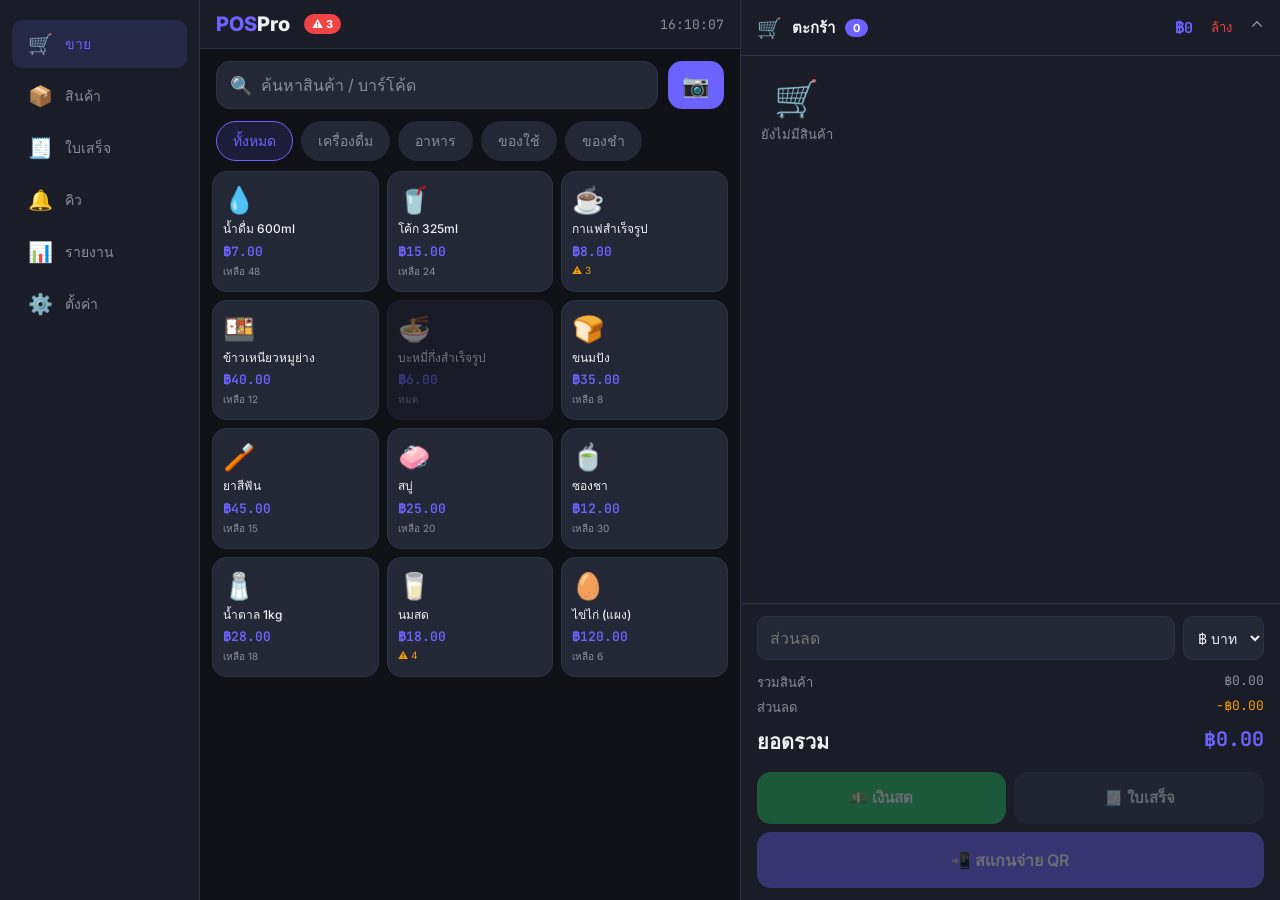
<file: index.html>
<!DOCTYPE html>
<html lang="th">
<head>
<meta charset="UTF-8">
<meta name="viewport" content="width=device-width, initial-scale=1.0, maximum-scale=1.0, user-scalable=no">
<meta name="apple-mobile-web-app-capable" content="yes">
<meta name="apple-mobile-web-app-status-bar-style" content="black-translucent">
<title>POS Pro</title>
<link href="https://fonts.googleapis.com/css2?family=Inter:wght@400;500;600;700&family=JetBrains+Mono:wght@400;600&display=swap" rel="stylesheet">
<style>
/* === Reset & Variables === */
*, *::before, *::after { box-sizing: border-box; margin: 0; padding: 0; }
:root {
  --bg: #0F1117; --surface: #1A1D27; --card: #242736; --card2: #2E3247;
  --accent: #6C63FF; --accent2: #8B85FF;
  --success: #22C55E; --warning: #F59E0B; --danger: #EF4444; --info: #38BDF8;
  --text: #F0F0F5; --muted: #8B8D9B; --border: #2E3247;
  --r: 14px; --rs: 10px;
  --safe-bottom: env(safe-area-inset-bottom, 0px);
  --safe-top: env(safe-area-inset-top, 0px);
}
html, body { height: 100%; overflow: hidden; }
body {
  font-family: 'Inter', sans-serif;
  background: var(--bg); color: var(--text);
  font-size: 16px; /* prevent iOS zoom */
  -webkit-text-size-adjust: 100%;
  -webkit-tap-highlight-color: transparent;
  overscroll-behavior: none;
}
button { cursor: pointer; border: none; outline: none; font-family: inherit; touch-action: manipulation; }
input, select { font-family: inherit; outline: none; border: none; touch-action: manipulation; }
::-webkit-scrollbar { width: 3px; }
::-webkit-scrollbar-thumb { background: var(--border); border-radius: 3px; }
.mono { font-family: 'JetBrains Mono', monospace; }

/* === App Shell === */
.app {
  display: flex; flex-direction: column;
  height: 100vh; height: 100dvh;
  padding-top: var(--safe-top);
}

/* === Bottom Nav (Mobile) === */
.bottom-nav {
  display: flex;
  background: var(--surface);
  border-top: 1px solid var(--border);
  padding-bottom: var(--safe-bottom);
  flex-shrink: 0;
  z-index: 50;
}
.bnav-btn {
  flex: 1; display: flex; flex-direction: column; align-items: center; justify-content: center;
  padding: 10px 4px; gap: 3px; background: none; color: var(--muted);
  font-size: 10px; font-weight: 500; min-height: 56px; transition: color .15s;
  position: relative;
}
.bnav-btn.active { color: var(--accent); }
.bnav-btn .icon { font-size: 22px; line-height: 1; }
.bnav-badge {
  position: absolute; top: 6px; right: calc(50% - 20px);
  background: var(--danger); color: #fff; font-size: 9px; font-weight: 700;
  padding: 1px 5px; border-radius: 8px; min-width: 16px; text-align: center;
}

/* === Views === */
.view { flex: 1; overflow: hidden; display: none; flex-direction: column; }
.view.active { display: flex; }

/* === Top Bar === */
.topbar {
  display: flex; align-items: center; padding: 12px 16px;
  background: var(--surface); border-bottom: 1px solid var(--border); flex-shrink: 0;
  gap: 10px;
}
.topbar-title { font-size: 17px; font-weight: 700; }
.topbar-right { margin-left: auto; display: flex; align-items: center; gap: 8px; }
.clock { font-family: 'JetBrains Mono'; font-size: 13px; color: var(--muted); }

/* === POS View === */
#view-pos { background: var(--bg); }

/* Search Row */
.search-row { display: flex; gap: 10px; padding: 12px 16px; flex-shrink: 0; }
.search-wrap { flex: 1; position: relative; }
.search-wrap input {
  width: 100%; height: 48px; background: var(--card);
  border: 1.5px solid var(--border); border-radius: var(--r);
  padding: 0 14px 0 44px; color: var(--text); font-size: 16px;
  transition: border-color .15s;
}
.search-wrap input:focus { border-color: var(--accent); }
.search-wrap input::placeholder { color: var(--muted); }
.search-icon { position: absolute; left: 14px; top: 50%; transform: translateY(-50%); font-size: 18px; pointer-events: none; }
.scan-btn {
  height: 48px; width: 56px; background: var(--accent); color: #fff;
  border-radius: var(--r); font-size: 22px; display: flex; align-items: center; justify-content: center;
  flex-shrink: 0; transition: background .15s;
}
.scan-btn:active { background: var(--accent2); transform: scale(.95); }

/* Categories */
.cat-row { display: flex; gap: 8px; padding: 0 16px 10px; overflow-x: auto; scrollbar-width: none; flex-shrink: 0; }
.cat-row::-webkit-scrollbar { display: none; }
.cat-chip {
  padding: 8px 16px; border-radius: 20px; background: var(--card);
  color: var(--muted); font-size: 14px; font-weight: 500; white-space: nowrap;
  border: 1.5px solid transparent; transition: all .15s; min-height: 36px;
}
.cat-chip.active { background: rgba(108,99,255,.15); color: var(--accent); border-color: var(--accent); }

/* Product Grid */
.product-scroll { flex: 1; overflow-y: auto; padding: 0 12px; -webkit-overflow-scrolling: touch; }
.product-grid { display: grid; grid-template-columns: repeat(3, 1fr); gap: 8px; padding-bottom: 12px; }
.prod-card {
  background: var(--card); border: 1.5px solid var(--border);
  border-radius: var(--r); padding: 12px 10px;
  display: flex; flex-direction: column; align-items: flex-start;
  transition: border-color .1s, transform .1s;
  min-height: 100px; position: relative;
}
.prod-card:active { transform: scale(.96); border-color: var(--accent); }
.prod-card.out { opacity: .45; pointer-events: none; }
.prod-card.low .prod-stock { color: var(--warning); }
.prod-emoji { font-size: 26px; margin-bottom: 6px; }
.prod-name { font-size: 12px; font-weight: 500; line-height: 1.3; margin-bottom: 4px; }
.prod-price { font-family: 'JetBrains Mono'; font-size: 13px; color: var(--accent); font-weight: 600; }
.prod-stock { font-size: 10px; color: var(--muted); margin-top: 2px; }

/* qty badge บนการ์ด */
.prod-card.in-cart { border-color: var(--accent); background: rgba(108,99,255,.08); }
.cart-badge {
  position: absolute; top: 6px; right: 6px;
  display: flex; align-items: center; gap: 3px;
  background: var(--accent); border-radius: 20px;
  padding: 2px 4px;
}
.cbadge-btn {
  width: 22px; height: 22px; border-radius: 50%;
  background: rgba(255,255,255,.2); color: #fff;
  font-size: 16px; font-weight: 700; line-height: 1;
  display: flex; align-items: center; justify-content: center;
  border: none; cursor: pointer; touch-action: manipulation;
  flex-shrink: 0;
}
.cbadge-btn:active { background: rgba(255,255,255,.4); }
.cbadge-n {
  font-family: 'JetBrains Mono'; font-size: 13px;
  font-weight: 700; color: #fff; min-width: 16px; text-align: center;
}

/* Cart Panel — slides up on mobile */
.cart-panel {
  background: var(--surface); border-top: 1px solid var(--border);
  display: flex; flex-direction: column; flex-shrink: 0;
  max-height: 52vh; transition: max-height .25s ease;
}
.cart-panel.collapsed { max-height: 60px; }
.cart-panel.collapsed .cart-body { display: none; }
.cart-panel.collapsed .cart-footer { display: none; }

.cart-handle {
  display: flex; align-items: center; padding: 12px 16px; gap: 10px;
  min-height: 56px; cursor: pointer; flex-shrink: 0; user-select: none;
}
.cart-handle-title { font-size: 15px; font-weight: 600; }
.cart-count-pill {
  background: var(--accent); color: #fff;
  font-size: 11px; font-weight: 700; padding: 2px 8px; border-radius: 10px;
}
.cart-total-preview { margin-left: auto; font-family: 'JetBrains Mono'; font-size: 15px; font-weight: 700; color: var(--accent); }
.cart-toggle-icon { font-size: 18px; color: var(--muted); transition: transform .25s; }
.cart-panel:not(.collapsed) .cart-toggle-icon { transform: rotate(180deg); }
.clear-btn { background: none; color: var(--danger); font-size: 13px; font-weight: 500; padding: 4px 8px; }

.cart-body { overflow-y: auto; -webkit-overflow-scrolling: touch; flex: 1; }
.cart-empty { display: flex; flex-direction: column; align-items: center; padding: 20px; gap: 4px; color: var(--muted); font-size: 13px; }

.cart-item {
  display: flex; align-items: center; gap: 10px;
  padding: 10px 16px; border-bottom: 1px solid var(--border);
}
.ci-emoji { font-size: 22px; flex-shrink: 0; }
.ci-info { flex: 1; min-width: 0; }
.ci-name { font-size: 13px; font-weight: 500; white-space: nowrap; overflow: hidden; text-overflow: ellipsis; }
.ci-price { font-size: 12px; color: var(--muted); }
.qty-ctrl { display: flex; align-items: center; gap: 8px; flex-shrink: 0; }
.qty-btn {
  width: 32px; height: 32px; border-radius: 8px; background: var(--card2);
  color: var(--text); font-size: 18px; display: flex; align-items: center; justify-content: center;
  transition: background .1s; min-height: 32px;
}
.qty-btn:active { background: var(--accent); }
.qty-n { font-family: 'JetBrains Mono'; font-size: 14px; font-weight: 600; min-width: 22px; text-align: center; }
.ci-total { font-family: 'JetBrains Mono'; font-size: 13px; font-weight: 600; color: var(--accent); min-width: 56px; text-align: right; }

/* Cart Footer */
.cart-footer { padding: 12px 16px; border-top: 1px solid var(--border); flex-shrink: 0; }
.disc-row { display: flex; gap: 8px; margin-bottom: 10px; }
.disc-row input {
  flex: 1; height: 44px; background: var(--card); border: 1.5px solid var(--border);
  border-radius: var(--rs); padding: 0 12px; color: var(--text); font-size: 16px;
}
.disc-row select {
  height: 44px; background: var(--card); border: 1.5px solid var(--border);
  border-radius: var(--rs); padding: 0 10px; color: var(--text); font-size: 14px;
}
.summary-rows { margin-bottom: 12px; }
.sum-row { display: flex; justify-content: space-between; font-size: 13px; color: var(--muted); padding: 2px 0; }
.sum-row.grand { font-size: 20px; font-weight: 700; color: var(--text); padding-top: 6px; }
.sum-row.grand .mono { color: var(--accent); }
.pay-row { display: grid; grid-template-columns: 1fr 1fr; gap: 8px; }
.pay-btn {
  height: 52px; border-radius: var(--r); font-size: 15px; font-weight: 600;
  display: flex; align-items: center; justify-content: center; gap: 8px;
  transition: opacity .15s; min-height: 52px;
}
.pay-btn:active { opacity: .8; transform: scale(.98); }
.pay-btn:disabled { opacity: .35; pointer-events: none; }
.pay-cash { background: var(--success); color: #fff; }
.pay-qr { background: var(--accent); color: #fff; grid-column: span 2; height: 56px; font-size: 16px; }
.pay-receipt { background: var(--card2); color: var(--text); }

/* === Products View === */
#view-products { background: var(--bg); }
.prod-mgmt-scroll { flex: 1; overflow-y: auto; padding: 12px 16px; -webkit-overflow-scrolling: touch; }
.toolbar { display: flex; gap: 10px; margin-bottom: 12px; }
.toolbar input {
  flex: 1; height: 48px; background: var(--card); border: 1.5px solid var(--border);
  border-radius: var(--r); padding: 0 14px; color: var(--text); font-size: 16px;
}
.add-btn {
  height: 48px; padding: 0 16px; background: var(--accent); color: #fff;
  border-radius: var(--r); font-size: 14px; font-weight: 600; white-space: nowrap;
  display: flex; align-items: center; gap: 6px;
}
.prod-table-list { display: flex; flex-direction: column; gap: 8px; }
.prod-row {
  background: var(--card); border-radius: var(--r); padding: 14px;
  display: flex; align-items: center; gap: 12px; border: 1px solid var(--border);
}
.pr-emoji { font-size: 28px; flex-shrink: 0; }
.pr-info { flex: 1; min-width: 0; }
.pr-name { font-size: 14px; font-weight: 600; margin-bottom: 2px; }
.pr-meta { font-size: 12px; color: var(--muted); }
.pr-right { display: flex; flex-direction: column; align-items: flex-end; gap: 6px; flex-shrink: 0; }
.pr-price { font-family: 'JetBrains Mono'; font-size: 15px; font-weight: 700; color: var(--accent); }
.stock-pill { padding: 3px 10px; border-radius: 10px; font-size: 11px; font-weight: 700; }
.s-ok { background: rgba(34,197,94,.15); color: var(--success); }
.s-low { background: rgba(245,158,11,.15); color: var(--warning); }
.s-out { background: rgba(239,68,68,.15); color: var(--danger); }
.pr-actions { display: flex; gap: 6px; margin-top: 4px; }
.pr-btn { height: 32px; padding: 0 12px; border-radius: var(--rs); font-size: 12px; font-weight: 600; min-height: 32px; }
.pr-edit { background: var(--card2); color: var(--text); }
.pr-del { background: rgba(239,68,68,.1); color: var(--danger); }

/* === History View === */
#view-history { background: var(--bg); }
.hist-scroll { flex: 1; overflow-y: auto; padding: 12px 16px; -webkit-overflow-scrolling: touch; }
.hist-card {
  background: var(--card); border-radius: var(--r); padding: 14px;
  display: flex; align-items: center; gap: 12px; margin-bottom: 8px;
  border: 1px solid var(--border); cursor: pointer;
}
.hist-card:active { background: var(--card2); }
.hist-left { flex: 1; min-width: 0; }
.hist-id { font-size: 11px; color: var(--muted); margin-bottom: 2px; font-family: 'JetBrains Mono'; }
.hist-desc { font-size: 13px; font-weight: 500; white-space: nowrap; overflow: hidden; text-overflow: ellipsis; }
.hist-time { font-size: 11px; color: var(--muted); margin-top: 2px; }
.hist-right { display: flex; flex-direction: column; align-items: flex-end; gap: 4px; flex-shrink: 0; }
.hist-total { font-family: 'JetBrains Mono'; font-size: 16px; font-weight: 700; color: var(--success); }
.meth-pill { font-size: 11px; padding: 2px 8px; border-radius: 8px; }
.meth-cash { background: rgba(34,197,94,.15); color: var(--success); }
.meth-qr { background: rgba(108,99,255,.15); color: var(--accent); }
.meth-void { background: rgba(239,68,68,.15); color: var(--danger); }
.hist-card.voided { opacity: .55; }
.void-btn {
  height: 32px; padding: 0 12px; border-radius: var(--rs); font-size: 12px; font-weight: 600;
  background: rgba(239,68,68,.1); color: var(--danger); border: 1px solid var(--danger);
  min-height: 32px; flex-shrink: 0;
}

/* === Dashboard View === */
#view-dashboard { background: var(--bg); }
.dash-scroll { flex: 1; overflow-y: auto; padding: 12px 16px; -webkit-overflow-scrolling: touch; }
.stat-grid { display: grid; grid-template-columns: 1fr 1fr; gap: 10px; margin-bottom: 20px; }
.stat-card { background: var(--card); border-radius: var(--r); padding: 16px; border: 1px solid var(--border); }
.stat-lbl { font-size: 12px; color: var(--muted); margin-bottom: 6px; }
.stat-val { font-family: 'JetBrains Mono'; font-size: 24px; font-weight: 700; }
.stat-sub { font-size: 11px; color: var(--muted); margin-top: 3px; }
.section-hd { font-size: 15px; font-weight: 600; margin-bottom: 10px; }
.bar-list { display: flex; flex-direction: column; gap: 8px; margin-bottom: 20px; }
.bar-row { display: flex; align-items: center; gap: 10px; }
.bar-lbl { font-size: 12px; color: var(--muted); width: 40px; text-align: right; flex-shrink: 0; }
.bar-bg { flex: 1; height: 8px; background: var(--card2); border-radius: 4px; overflow: hidden; }
.bar-fill { height: 100%; background: var(--accent); border-radius: 4px; transition: width .6s ease; }
.bar-v { font-family: 'JetBrains Mono'; font-size: 11px; color: var(--muted); width: 52px; text-align: right; flex-shrink: 0; }

/* === Modals === */
.overlay {
  position: fixed; inset: 0; background: rgba(0,0,0,.75); z-index: 200;
  display: flex; align-items: flex-end; /* bottom sheet on mobile */
  opacity: 0; pointer-events: none; transition: opacity .2s;
  backdrop-filter: blur(4px);
}
.overlay.open { opacity: 1; pointer-events: all; }
.sheet {
  background: var(--surface); border-radius: 20px 20px 0 0;
  width: 100%; max-height: 90vh; overflow-y: auto; -webkit-overflow-scrolling: touch;
  padding: 0 0 calc(20px + var(--safe-bottom));
  transform: translateY(20px); transition: transform .25s;
}
.overlay.open .sheet { transform: translateY(0); }
.sheet-handle { width: 40px; height: 4px; background: var(--border); border-radius: 2px; margin: 12px auto 16px; }
.sheet-title { font-size: 18px; font-weight: 700; padding: 0 20px 4px; }
.sheet-sub { font-size: 13px; color: var(--muted); padding: 0 20px 16px; }
.sheet-divider { height: 1px; background: var(--border); margin: 0 20px 16px; }
.sheet-btns { display: flex; gap: 10px; padding: 0 20px; }
.sbtn { flex: 1; height: 52px; border-radius: var(--r); font-size: 15px; font-weight: 600; min-height: 52px; transition: opacity .15s; }
.sbtn:active { opacity: .8; }
.sbtn-primary { background: var(--success); color: #fff; }
.sbtn-secondary { background: var(--card2); color: var(--text); }
.sbtn-accent { background: var(--accent); color: #fff; }

/* QR Sheet */
.qr-box {
  width: 200px; height: 200px; background: #fff; border-radius: 16px;
  margin: 0 auto 16px; display: flex; align-items: center; justify-content: center; padding: 10px;
}
.qr-amount { font-family: 'JetBrains Mono'; font-size: 32px; font-weight: 700; color: var(--accent); text-align: center; margin-bottom: 6px; }
.qr-hint { font-size: 13px; color: var(--muted); text-align: center; margin-bottom: 16px; padding: 0 20px; }

/* Cash Sheet */
.cash-due { font-size: 13px; color: var(--muted); padding: 0 20px 12px; }
.cash-disp { margin: 0 20px 8px; background: var(--card); border-radius: var(--r); padding: 14px 16px; }
.cash-disp label { font-size: 12px; color: var(--muted); display: block; margin-bottom: 4px; }
.cash-amount { font-family: 'JetBrains Mono'; font-size: 32px; font-weight: 700; }
.change-row { text-align: center; font-family: 'JetBrains Mono'; font-size: 16px; font-weight: 700; color: var(--success); min-height: 28px; margin-bottom: 8px; }
.keypad { display: grid; grid-template-columns: repeat(3,1fr); gap: 8px; padding: 0 20px 10px; }
.key { height: 56px; border-radius: var(--r); background: var(--card); color: var(--text); font-size: 20px; font-weight: 600; display: flex; align-items: center; justify-content: center; transition: background .1s; min-height: 44px; }
.key:active { background: var(--card2); }
.presets { display: flex; gap: 6px; padding: 0 20px 14px; overflow-x: auto; scrollbar-width: none; }
.presets::-webkit-scrollbar { display: none; }
.preset-btn { height: 40px; padding: 0 14px; background: var(--card2); color: var(--text); border-radius: 20px; font-size: 13px; font-weight: 600; white-space: nowrap; min-height: 40px; }
.preset-btn:active { background: var(--card); }

/* Product Form Sheet */
.form-body { padding: 0 20px; }
.fg { margin-bottom: 14px; }
.fg label { display: block; font-size: 13px; color: var(--muted); font-weight: 500; margin-bottom: 6px; }
.fg input, .fg select {
  width: 100%; height: 48px; background: var(--card);
  border: 1.5px solid var(--border); border-radius: var(--r);
  padding: 0 14px; color: var(--text); font-size: 16px; transition: border-color .15s;
}
.fg input:focus, .fg select:focus { border-color: var(--accent); }
.fg-row { display: grid; grid-template-columns: 1fr 1fr; gap: 10px; }

/* Receipt Sheet */
.receipt-body { padding: 0 20px; font-family: 'JetBrains Mono'; font-size: 13px; line-height: 1.9; }
.receipt-header { text-align: center; margin-bottom: 12px; }
.receipt-header .store { font-size: 16px; font-weight: 700; font-family: 'Inter'; }
.receipt-dashed { border-top: 1px dashed var(--border); margin: 8px 0; }
.receipt-row { display: flex; justify-content: space-between; }
.receipt-grand { font-size: 18px; font-weight: 700; }
.receipt-footer { text-align: center; font-size: 12px; color: var(--muted); margin-top: 8px; }

/* Toast */
.toast-box { position: fixed; top: calc(16px + var(--safe-top)); right: 16px; z-index: 300; display: flex; flex-direction: column; gap: 6px; pointer-events: none; max-width: calc(100vw - 32px); }
.toast {
  background: var(--card2); border-radius: var(--r); padding: 12px 16px;
  font-size: 14px; font-weight: 500; display: flex; align-items: center; gap: 8px;
  transform: translateX(110%); transition: transform .25s; pointer-events: none;
  border-left: 3px solid var(--muted); box-shadow: 0 4px 20px rgba(0,0,0,.4);
}
.toast.show { transform: translateX(0); }
.toast.s { border-left-color: var(--success); }
.toast.e { border-left-color: var(--danger); }
.toast.i { border-left-color: var(--info); }

/* Scanning animation */
@keyframes pulse { 0%,100%{box-shadow:0 0 0 0 rgba(108,99,255,.5)} 60%{box-shadow:0 0 0 10px rgba(108,99,255,0)} }
.scanning { animation: pulse 1s ease infinite; }

/* Desktop enhancement */
@media (min-width: 768px) {
  .bottom-nav { display: none; }
  .app { flex-direction: row; }
  .side-nav {
    width: 72px; background: var(--surface); border-right: 1px solid var(--border);
    display: flex; flex-direction: column; align-items: center; padding: 16px 0; gap: 4px; flex-shrink: 0;
  }
  .snav-btn {
    width: 56px; height: 56px; border-radius: var(--r); background: none;
    display: flex; flex-direction: column; align-items: center; justify-content: center;
    gap: 3px; color: var(--muted); font-size: 10px; font-weight: 500; transition: all .15s;
  }
  .snav-btn .icon { font-size: 24px; }
  .snav-btn.active { background: rgba(108,99,255,.15); color: var(--accent); }
  .views-area { flex: 1; overflow: hidden; display: flex; }
  .view { display: none; }
  .view.active { display: flex; }
}
@media (min-width: 1024px) {
  .side-nav { width: 200px; align-items: flex-start; padding: 20px 12px; }
  .snav-btn { width: 100%; height: 48px; flex-direction: row; justify-content: flex-start; padding: 0 16px; gap: 12px; font-size: 14px; border-radius: var(--rs); }
  .snav-btn .icon { font-size: 20px; }
  #view-pos { flex-direction: row; }
  .pos-left { flex: 1; overflow: hidden; display: flex; flex-direction: column; border-right: 1px solid var(--border); }
  .pos-right { width: 380px; display: flex; flex-direction: column; }
  .cart-panel { max-height: none !important; flex: 1; display: flex; flex-direction: column; border-top: none; }
  .cart-panel.collapsed { max-height: none; }
  .cart-panel.collapsed .cart-body { display: flex; }
  .cart-panel.collapsed .cart-footer { display: block; }
  .cart-toggle-icon, .cart-handle { cursor: default; }
  .cart-handle { border-bottom: 1px solid var(--border); }
}
@media print {
  body > *:not(#printArea) { display: none !important; }
  #printArea { display: block !important; font-family: 'Courier New'; font-size: 12px; padding: 10px; }
}

/* === PIN Modal === */
.pin-overlay {
  position: fixed; inset: 0; background: rgba(0,0,0,.85); z-index: 500;
  display: flex; align-items: center; justify-content: center;
  opacity: 0; pointer-events: none; transition: opacity .2s;
  backdrop-filter: blur(6px);
}
.pin-overlay.open { opacity: 1; pointer-events: all; }
.pin-box {
  background: var(--surface); border: 1px solid var(--border);
  border-radius: 20px; padding: 28px 24px; width: min(340px, 90vw); text-align: center;
}
.pin-title { font-size: 18px; font-weight: 700; margin-bottom: 4px; }
.pin-sub { font-size: 13px; color: var(--muted); margin-bottom: 20px; }
.pin-dots { display: flex; justify-content: center; gap: 12px; margin-bottom: 20px; }
.pin-dot {
  width: 16px; height: 16px; border-radius: 50%;
  border: 2px solid var(--border); background: transparent;
  transition: all .15s;
}
.pin-dot.filled { background: var(--accent); border-color: var(--accent); }
.pin-dot.error { background: var(--danger); border-color: var(--danger); }
.pin-keypad { display: grid; grid-template-columns: repeat(3,1fr); gap: 10px; margin-bottom: 12px; }
.pin-key {
  height: 58px; border-radius: var(--r); background: var(--card);
  color: var(--text); font-size: 22px; font-weight: 600;
  border: 1.5px solid var(--border); transition: all .1s; min-height: 44px;
}
.pin-key:active { background: var(--accent); border-color: var(--accent); color: #fff; transform: scale(.95); }
.pin-cancel { width: 100%; height: 48px; border-radius: var(--r); background: none; color: var(--muted); font-size: 14px; font-weight: 500; }

/* === Settings View === */
#view-settings { background: var(--bg); }
.settings-scroll { flex: 1; overflow-y: auto; padding: 16px; -webkit-overflow-scrolling: touch; }
.settings-section { background: var(--card); border-radius: var(--r); border: 1px solid var(--border); margin-bottom: 16px; overflow: hidden; }
.settings-hd { font-size: 13px; font-weight: 700; color: var(--muted); padding: 12px 16px; background: var(--card2); text-transform: uppercase; letter-spacing: .5px; }
.settings-row { display: flex; align-items: center; padding: 14px 16px; border-top: 1px solid var(--border); gap: 12px; }
.settings-row:first-of-type { border-top: none; }
.settings-label { flex: 1; font-size: 14px; font-weight: 500; }
.settings-sub { font-size: 12px; color: var(--muted); margin-top: 2px; }
.settings-input {
  flex: 1; height: 40px; background: var(--card2); border: 1.5px solid var(--border);
  border-radius: var(--rs); padding: 0 12px; color: var(--text); font-size: 14px;
  text-align: right;
}
.settings-input:focus { border-color: var(--accent); outline: none; }
.toggle-wrap { position: relative; width: 48px; height: 28px; flex-shrink: 0; }
.toggle-wrap input { opacity: 0; width: 0; height: 0; }
.toggle-slider {
  position: absolute; inset: 0; border-radius: 14px;
  background: var(--card2); border: 1.5px solid var(--border); cursor: pointer; transition: all .2s;
}
.toggle-slider::before {
  content: ''; position: absolute; width: 20px; height: 20px; border-radius: 50%;
  background: var(--muted); top: 2px; left: 2px; transition: all .2s;
}
.toggle-wrap input:checked + .toggle-slider { background: var(--accent); border-color: var(--accent); }
.toggle-wrap input:checked + .toggle-slider::before { background: #fff; transform: translateX(20px); }
.backup-btns { display: flex; gap: 10px; padding: 14px 16px; }
.backup-btn { flex: 1; height: 48px; border-radius: var(--r); font-size: 14px; font-weight: 600; display: flex; align-items: center; justify-content: center; gap: 8px; min-height: 44px; }
</style>
</head>
<body>

<div class="app">
  <!-- Side Nav (desktop only) -->
  <nav class="side-nav" id="sideNav" style="display:none">
    <button class="snav-btn active" data-view="pos"><span class="icon">🛒</span>ขาย</button>
    <button class="snav-btn" data-view="products"><span class="icon">📦</span>สินค้า</button>
    <button class="snav-btn" data-view="history"><span class="icon">🧾</span>ใบเสร็จ</button>
    <button class="snav-btn" data-view="queue"><span class="icon">🔔</span>คิว</button>
    <button class="snav-btn" data-view="dashboard"><span class="icon">📊</span>รายงาน</button>
    <button class="snav-btn" data-view="settings"><span class="icon">⚙️</span>ตั้งค่า</button>
  </nav>

  <!-- Views container -->
  <div class="views-area" id="viewsArea" style="flex:1;overflow:hidden;display:flex;">

    <!-- === POS View === -->
    <div class="view active" id="view-pos">
      <div class="pos-left" style="flex:1;overflow:hidden;display:flex;flex-direction:column;">
        <!-- Topbar -->
        <div class="topbar">
          <span style="font-size:20px;font-weight:800;color:var(--accent)">POS<span style="color:var(--text)">Pro</span></span>
          <span id="alertPill" style="display:none;background:var(--danger);color:#fff;font-size:11px;font-weight:700;padding:3px 8px;border-radius:10px;margin-left:4px"></span>
          <span id="scannerPill" style="display:none;background:rgba(34,197,94,.15);color:var(--success);border:1px solid var(--success);border-radius:10px;font-size:11px;font-weight:700;padding:3px 8px">📡 Scanner</span>
        <span class="clock" id="clk" style="margin-left:auto"></span>
        </div>
        <!-- Search -->
        <div class="search-row">
          <div class="search-wrap">
            <span class="search-icon">🔍</span>
            <input type="search" id="srch" placeholder="ค้นหาสินค้า / บาร์โค้ด" oninput="filterProds()" autocomplete="off" autocorrect="off" spellcheck="false">
          </div>
          <button class="scan-btn" onclick="doScan()" id="scanBtn" title="สแกน">📷</button>
        </div>
        <!-- Categories -->
        <div class="cat-row" id="catRow"></div>
        <!-- Product Grid -->
        <div class="product-scroll">
          <div class="product-grid" id="prodGrid"></div>
        </div>
      </div>

      <!-- Cart Panel -->
      <div class="cart-panel collapsed" id="cartPanel">
        <div class="cart-handle" onclick="toggleCart()">
          <span style="font-size:20px">🛒</span>
          <span class="cart-handle-title">ตะกร้า</span>
          <span class="cart-count-pill" id="cartCount">0</span>
          <span class="cart-total-preview" id="cartPreview">฿0</span>
          <button class="clear-btn" onclick="event.stopPropagation();clearCart()">ล้าง</button>
          <span class="cart-toggle-icon">⌃</span>
        </div>
        <div class="cart-body" id="cartBody">
          <div class="cart-empty" id="cartEmpty"><span style="font-size:36px">🛒</span><span>ยังไม่มีสินค้า</span></div>
        </div>
        <div class="cart-footer">
          <div class="disc-row">
            <input type="number" id="discV" placeholder="ส่วนลด" min="0" oninput="recalc()" style="font-size:16px">
            <select id="discT" onchange="recalc()"><option value="amt">฿ บาท</option><option value="pct">%</option></select>
          </div>
          <div class="summary-rows">
            <div class="sum-row"><span>รวมสินค้า</span><span class="mono" id="sumSub">฿0.00</span></div>
            <div class="sum-row"><span>ส่วนลด</span><span class="mono" id="sumDisc" style="color:var(--warning)">-฿0.00</span></div>
            <div class="sum-row grand"><span>ยอดรวม</span><span class="mono" id="sumTotal">฿0.00</span></div>
          </div>
          <div class="pay-row">
            <button class="pay-btn pay-cash" id="btnCash" onclick="openCash()" disabled>💵 เงินสด</button>
            <button class="pay-btn pay-receipt" id="btnReceipt" onclick="openReceipt()" disabled>🧾 ใบเสร็จ</button>
            <button class="pay-btn pay-qr" id="btnQR" onclick="openQR()" disabled>📲 สแกนจ่าย QR</button>
          </div>
        </div>
      </div>
    </div>

    <!-- === Products View === -->
    <div class="view" id="view-products">
      <div class="topbar">
        <span class="topbar-title">📦 สินค้า</span>
        <button onclick="exportCSV('stock')" style="margin-left:auto;background:rgba(56,189,248,.12);color:var(--info);border:1px solid var(--info);border-radius:var(--rs);padding:6px 12px;font-size:13px;font-weight:600;min-height:36px">📥 Export</button>
      </div>
      <div class="prod-mgmt-scroll">
        <div class="toolbar">
          <input type="search" id="pmSrch" placeholder="ค้นหา..." oninput="renderProdTable()" style="font-size:16px">
          <button class="add-btn" onclick="openAddProd()">➕ เพิ่ม</button>
        </div>
        <div class="prod-table-list" id="prodTable"></div>
      </div>
    </div>

    <!-- === History View === -->
    <div class="view" id="view-history">
      <div class="topbar">
        <span class="topbar-title">🧾 ประวัติ</span>
        <div style="margin-left:auto;display:flex;gap:8px">
          <button onclick="exportCSV('sales')" style="background:rgba(56,189,248,.12);color:var(--info);border:1px solid var(--info);border-radius:var(--rs);padding:6px 12px;font-size:13px;font-weight:600;min-height:36px">📥 CSV</button>
          <button onclick="resetTxns()" style="background:rgba(239,68,68,.12);color:var(--danger);border:1px solid var(--danger);border-radius:var(--rs);padding:6px 12px;font-size:13px;font-weight:600;min-height:36px">🔄 Reset</button>
        </div>
      </div>
      <div class="hist-scroll" id="histList"></div>
    </div>

    <!-- === Dashboard View === -->
    <div class="view" id="view-dashboard">
      <div class="topbar">
        <span class="topbar-title">📊 รายงานสรุป</span>
        <button onclick="resetTxns()" style="margin-left:auto;background:rgba(239,68,68,.12);color:var(--danger);border:1px solid var(--danger);border-radius:var(--rs);padding:6px 14px;font-size:13px;font-weight:600;min-height:36px">🔄 Reset</button>
      </div>
      <div class="dash-scroll">
        <div class="stat-grid" id="dashStats"></div>
        <div class="section-hd">ยอดขายรายชั่วโมง</div>
        <div class="bar-list" id="dashBars"></div>
        <div class="section-hd">สินค้าขายดี</div>
        <div class="bar-list" id="dashTop"></div>
      </div>
    </div>

    <!-- === Queue View === -->
    <div class="view" id="view-queue">
      <div class="topbar"><span class="topbar-title">🔔 คิวอาหาร</span></div>
      <div class="hist-scroll" id="queueList"></div>
    </div>

    <!-- === Settings View === -->
    <div class="view" id="view-settings">
      <div class="topbar"><span class="topbar-title">⚙️ ตั้งค่า</span></div>
      <div class="settings-scroll">

        <!-- ข้อมูลร้าน -->
        <div class="settings-section">
          <div class="settings-hd">🏪 ข้อมูลร้านค้า</div>
          <div class="settings-row">
            <div><div class="settings-label">ชื่อร้าน</div></div>
            <input class="settings-input" id="sStoreName" placeholder="POS Pro ร้านค้า" oninput="saveSettings()">
          </div>
          <div class="settings-row">
            <div><div class="settings-label">ที่อยู่</div></div>
            <input class="settings-input" id="sAddress" placeholder="ที่อยู่ร้าน" oninput="saveSettings()">
          </div>
          <div class="settings-row">
            <div><div class="settings-label">เบอร์โทร</div></div>
            <input class="settings-input" id="sPhone" placeholder="0XX-XXX-XXXX" inputmode="tel" oninput="saveSettings()">
          </div>
          <div class="settings-row">
            <div><div class="settings-label">ข้อความท้ายใบเสร็จ</div></div>
            <input class="settings-input" id="sFooter" placeholder="ขอบคุณที่ใช้บริการ 🙏" oninput="saveSettings()">
          </div>
        </div>

        <!-- VAT -->
        <div class="settings-section">
          <div class="settings-hd">🧾 ภาษีมูลค่าเพิ่ม (VAT)</div>
          <div class="settings-row">
            <div><div class="settings-label">เปิดใช้ VAT 7%</div><div class="settings-sub">แสดงภาษีในใบเสร็จ</div></div>
            <label class="toggle-wrap"><input type="checkbox" id="sVatOn" onchange="saveSettings()"><span class="toggle-slider"></span></label>
          </div>
          <div class="settings-row" id="vatModeRow" style="display:none">
            <div><div class="settings-label">รูปแบบ VAT</div><div class="settings-sub">รวมในราคา vs แยกนอกราคา</div></div>
            <select class="settings-input" id="sVatMode" style="text-align:right" onchange="saveSettings()">
              <option value="inc">รวมในราคา (Inc.)</option>
              <option value="exc">แยกนอกราคา (Exc.)</option>
            </select>
          </div>
          <div class="settings-row">
            <div><div class="settings-label">เลขพร้อมเพย์</div><div class="settings-sub">เบอร์มือถือ หรือ เลขบัตร 13 หลัก</div></div>
            <input class="settings-input" id="sPromptPay" placeholder="0812345678" inputmode="numeric" oninput="saveSettings()">
          </div>
        </div>

        <!-- PIN Manager -->
        <div class="settings-section">
          <div class="settings-hd">🔐 รหัสผ่านผู้จัดการ (PIN)</div>
          <div class="settings-row">
            <div><div class="settings-label">PIN ปัจจุบัน</div><div class="settings-sub" id="pinStatus">ยังไม่ได้ตั้ง PIN (ใช้ 0000)</div></div>
          </div>
          <div class="settings-row">
            <button onclick="requirePin(changePinFlow)" style="flex:1;height:44px;border-radius:var(--rs);background:var(--accent);color:#fff;font-size:14px;font-weight:600">🔑 เปลี่ยน PIN</button>
          </div>
        </div>

        <!-- Backup / Restore -->
        <div class="settings-section">
          <div class="settings-hd">💾 สำรอง / กู้คืนข้อมูล</div>
          <div class="settings-sub" style="padding:10px 16px;font-size:12px;color:var(--muted)">สำรองข้อมูลสินค้าและยอดขายทั้งหมดเป็นไฟล์ JSON เพื่อป้องกันข้อมูลสูญหาย</div>
          <div class="backup-btns">
            <button class="backup-btn" onclick="backupJSON()" style="background:rgba(56,189,248,.12);color:var(--info);border:1px solid var(--info)">📤 Backup JSON</button>
            <button class="backup-btn" onclick="restoreJSON()" style="background:rgba(34,197,94,.12);color:var(--success);border:1px solid var(--success)">📥 Restore JSON</button>
          </div>
          <input type="file" id="restoreInput" accept=".json" style="display:none" onchange="doRestore(event)">
        </div>

        <!-- Export -->
        <div class="settings-section">
          <div class="settings-hd">📊 ส่งออกข้อมูล (CSV)</div>
          <div class="backup-btns">
            <button class="backup-btn" onclick="exportCSV('sales')" style="background:rgba(108,99,255,.12);color:var(--accent);border:1px solid var(--accent)">🧾 ยอดขาย CSV</button>
            <button class="backup-btn" onclick="exportCSV('stock')" style="background:rgba(245,158,11,.12);color:var(--warning);border:1px solid var(--warning)">📦 สต็อก CSV</button>
          </div>
        </div>

        <div style="height:20px"></div>
      </div>
    </div>

  </div><!-- end views-area -->

  <!-- Bottom Nav (mobile) -->
  <nav class="bottom-nav" id="bottomNav">
    <button class="bnav-btn active" data-view="pos"><span class="icon">🛒</span>ขาย<span class="bnav-badge" id="bnBadge" style="display:none">!</span></button>
    <button class="bnav-btn" data-view="products"><span class="icon">📦</span>สินค้า</button>
    <button class="bnav-btn" data-view="history"><span class="icon">🧾</span>บิล</button>
    <button class="bnav-btn" data-view="queue"><span class="icon">🔔</span>คิว</button>
    <button class="bnav-btn" data-view="dashboard"><span class="icon">📊</span>รายงาน</button>
    <button class="bnav-btn" data-view="settings"><span class="icon">⚙️</span>ตั้งค่า</button>
  </nav>
</div>

<!-- QR Bottom Sheet -->
<div class="overlay" id="qrSheet">
  <div class="sheet">
    <div class="sheet-handle"></div>
    <div class="sheet-title">📲 สแกนชำระเงิน</div>
    <div class="sheet-sub">PromptPay · QR Code</div>
    <div class="sheet-divider"></div>
    <div class="qr-box"><canvas id="qrCanvas" width="180" height="180"></canvas></div>
    <div class="qr-amount" id="qrAmt">฿0.00</div>
    <div class="qr-hint">สแกน QR ด้วยแอปธนาคาร แล้วกดยืนยัน</div>
    <div class="sheet-btns">
      <button class="sbtn sbtn-secondary" onclick="closeSheet('qrSheet')">ยกเลิก</button>
      <button class="sbtn sbtn-primary" onclick="confirmPay('QR')">✅ ยืนยันชำระแล้ว</button>
    </div>
  </div>
</div>

<!-- Cash Bottom Sheet -->
<div class="overlay" id="cashSheet">
  <div class="sheet">
    <div class="sheet-handle"></div>
    <div class="sheet-title">💵 รับเงินสด</div>
    <div class="sheet-divider"></div>
    <div class="cash-due" id="cashDue"></div>
    <div class="cash-disp">
      <label>รับเงินมา</label>
      <div class="cash-amount" id="cashAmt">0</div>
    </div>
    <div class="change-row" id="changeRow"></div>
    <div class="keypad">
      <button class="key" onclick="cKey('1')">1</button>
      <button class="key" onclick="cKey('2')">2</button>
      <button class="key" onclick="cKey('3')">3</button>
      <button class="key" onclick="cKey('4')">4</button>
      <button class="key" onclick="cKey('5')">5</button>
      <button class="key" onclick="cKey('6')">6</button>
      <button class="key" onclick="cKey('7')">7</button>
      <button class="key" onclick="cKey('8')">8</button>
      <button class="key" onclick="cKey('9')">9</button>
      <button class="key" onclick="cKey('00')">00</button>
      <button class="key" onclick="cKey('0')">0</button>
      <button class="key" onclick="cKey('⌫')">⌫</button>
    </div>
    <div class="presets">
      <button class="preset-btn" onclick="cPreset(20)">+20</button>
      <button class="preset-btn" onclick="cPreset(50)">+50</button>
      <button class="preset-btn" onclick="cPreset(100)">+100</button>
      <button class="preset-btn" onclick="cPreset(500)">+500</button>
      <button class="preset-btn" onclick="cPreset(1000)">+1000</button>
    </div>
    <div class="sheet-btns">
      <button class="sbtn sbtn-secondary" onclick="closeSheet('cashSheet')">ยกเลิก</button>
      <button class="sbtn sbtn-primary" id="cashConfirm" onclick="confirmPay('Cash')" disabled>✅ รับเงิน</button>
    </div>
  </div>
</div>

<!-- Product Form Sheet -->
<div class="overlay" id="prodSheet">
  <div class="sheet">
    <div class="sheet-handle"></div>
    <div class="sheet-title" id="prodSheetTitle">➕ เพิ่มสินค้า</div>
    <div class="sheet-divider"></div>
    <div class="form-body">
      <div class="fg"><label>ชื่อสินค้า *</label><input id="fName" type="text" placeholder="เช่น น้ำดื่ม 600ml"></div>
      <div class="fg-row">
        <div class="fg"><label>ราคา (฿) *</label><input id="fPrice" type="number" inputmode="decimal" min="0" placeholder="0"></div>
        <div class="fg"><label>คงเหลือ</label><input id="fStock" type="number" inputmode="numeric" min="0" placeholder="0"></div>
      </div>
      <div class="fg-row">
        <div class="fg"><label>บาร์โค้ด</label><input id="fBarcode" type="text" inputmode="numeric" placeholder="8850000..."></div>
        <div class="fg"><label>Emoji</label><input id="fEmoji" type="text" placeholder="🥤"></div>
      </div>
      <div class="fg-row">
        <div class="fg"><label>หมวดหมู่</label><input id="fCat" type="text" placeholder="เครื่องดื่ม"></div>
        <div class="fg"><label>แจ้งเตือนเหลือ</label><input id="fAlert" type="number" inputmode="numeric" min="0" placeholder="5"></div>
      </div>
    </div>
    <div style="height:14px"></div>
    <div class="sheet-btns">
      <button class="sbtn sbtn-secondary" onclick="closeSheet('prodSheet')">ยกเลิก</button>
      <button class="sbtn sbtn-accent" onclick="saveProd()">💾 บันทึก</button>
    </div>
    <div style="height:8px"></div>
  </div>
</div>

<!-- Receipt Sheet -->
<div class="overlay" id="receiptSheet">
  <div class="sheet">
    <div class="sheet-handle"></div>
    <div class="receipt-body" id="receiptBody"></div>
    <div style="height:16px"></div>
    <div class="sheet-btns">
      <button class="sbtn sbtn-secondary" onclick="closeSheet('receiptSheet')">ปิด</button>
      <button class="sbtn sbtn-accent" onclick="printReceipt()">🖨️ พิมพ์ / บันทึก</button>
    </div>
    <div style="height:8px"></div>
  </div>
</div>

<!-- PIN Modal -->
<div class="pin-overlay" id="pinOverlay">
  <div class="pin-box">
    <div class="pin-title">🔐 ยืนยันตัวตน</div>
    <div class="pin-sub" id="pinSubText">กรอก PIN ผู้จัดการ</div>
    <div class="pin-dots" id="pinDots">
      <div class="pin-dot" id="pd0"></div>
      <div class="pin-dot" id="pd1"></div>
      <div class="pin-dot" id="pd2"></div>
      <div class="pin-dot" id="pd3"></div>
    </div>
    <div class="pin-keypad">
      <button class="pin-key" onclick="pinKey('1')">1</button>
      <button class="pin-key" onclick="pinKey('2')">2</button>
      <button class="pin-key" onclick="pinKey('3')">3</button>
      <button class="pin-key" onclick="pinKey('4')">4</button>
      <button class="pin-key" onclick="pinKey('5')">5</button>
      <button class="pin-key" onclick="pinKey('6')">6</button>
      <button class="pin-key" onclick="pinKey('7')">7</button>
      <button class="pin-key" onclick="pinKey('8')">8</button>
      <button class="pin-key" onclick="pinKey('9')">9</button>
      <button class="pin-key" style="font-size:16px" onclick="pinKey('clr')">ล้าง</button>
      <button class="pin-key" onclick="pinKey('0')">0</button>
      <button class="pin-key" style="font-size:20px" onclick="pinKey('del')">⌫</button>
    </div>
    <button class="pin-cancel" onclick="closePinModal()">ยกเลิก</button>
  </div>
</div>

<div class="toast-box" id="toastBox"></div>
<div id="printArea" style="display:none"></div>

<script>
// ── Config ──
const STORE = 'POS Pro ร้านค้า';
const LOW = 5;

// ── Default Products ──
const DEFAULT_PRODS = [
  {id:1,name:'น้ำดื่ม 600ml',price:7,stock:48,cat:'เครื่องดื่ม',emoji:'💧',barcode:'8850001234567',alert:5},
  {id:2,name:'โค้ก 325ml',price:15,stock:24,cat:'เครื่องดื่ม',emoji:'🥤',barcode:'8850009876543',alert:5},
  {id:3,name:'กาแฟสำเร็จรูป',price:8,stock:3,cat:'เครื่องดื่ม',emoji:'☕',barcode:'8850001111111',alert:5},
  {id:4,name:'ข้าวเหนียวหมูย่าง',price:40,stock:12,cat:'อาหาร',emoji:'🍱',barcode:'',alert:3},
  {id:5,name:'บะหมี่กึ่งสำเร็จรูป',price:6,stock:0,cat:'อาหาร',emoji:'🍜',barcode:'8850002222222',alert:5},
  {id:6,name:'ขนมปัง',price:35,stock:8,cat:'อาหาร',emoji:'🍞',barcode:'',alert:3},
  {id:7,name:'ยาสีฟัน',price:45,stock:15,cat:'ของใช้',emoji:'🪥',barcode:'8850003333333',alert:5},
  {id:8,name:'สบู่',price:25,stock:20,cat:'ของใช้',emoji:'🧼',barcode:'8850004444444',alert:5},
  {id:9,name:'ซองชา',price:12,stock:30,cat:'เครื่องดื่ม',emoji:'🍵',barcode:'8850005555555',alert:10},
  {id:10,name:'น้ำตาล 1kg',price:28,stock:18,cat:'ของชำ',emoji:'🧂',barcode:'8850006666666',alert:5},
  {id:11,name:'นมสด',price:18,stock:4,cat:'เครื่องดื่ม',emoji:'🥛',barcode:'8850007777777',alert:5},
  {id:12,name:'ไข่ไก่ (แผง)',price:120,stock:6,cat:'ของชำ',emoji:'🥚',barcode:'',alert:2},
];

// ── LocalStorage ──
const LS_PRODS = 'pospro_prods';
const LS_TXNS  = 'pospro_txns';
const LS_NID   = 'pospro_nid';

function lsSave() {
  try {
    localStorage.setItem(LS_PRODS, JSON.stringify(prods));
    localStorage.setItem(LS_TXNS,  JSON.stringify(txns));
    localStorage.setItem(LS_NID,   nid);
  } catch(e) { console.warn('localStorage full', e); }
}
function lsLoad() {
  try {
    const p = localStorage.getItem(LS_PRODS);
    const t = localStorage.getItem(LS_TXNS);
    const n = localStorage.getItem(LS_NID);
    if (p) prods = JSON.parse(p);
    if (t) txns  = JSON.parse(t).map(tx=>({...tx, date: new Date(tx.date)}));
    if (n) nid   = parseInt(n)||13;
  } catch(e) { console.warn('lsLoad error', e); }
}

// ── State ──
let prods = [...DEFAULT_PRODS];
let cart = [], txns = [], nid = 13, editId = null, activeCat = 'ทั้งหมด', cashStr = '0';
lsLoad(); // โหลดจาก localStorage (ถ้ามี)

// ── Helpers ──
const fmt = n => '฿' + Number(n).toLocaleString('th-TH',{minimumFractionDigits:2});
const fmtN = n => Number(n).toLocaleString('th-TH');
function getTotals() {
  const sub = cart.reduce((s,i) => s + i.price*i.qty, 0);
  const dv = parseFloat(document.getElementById('discV').value)||0;
  const dt = document.getElementById('discT').value;
  const disc = Math.min(dt==='pct' ? sub*dv/100 : dv, sub);
  return {sub, disc, total: Math.max(sub-disc,0)};
}

// ── Toast ──
function toast(msg, type='i') {
  const b = document.getElementById('toastBox');
  const t = document.createElement('div');
  t.className = `toast ${type}`; t.textContent = msg;
  b.appendChild(t);
  requestAnimationFrame(() => requestAnimationFrame(() => t.classList.add('show')));
  setTimeout(() => { t.classList.remove('show'); setTimeout(()=>t.remove(),300); }, 2500);
}

// ── View navigation ──
function goView(v) {
  document.querySelectorAll('.view').forEach(el => el.classList.remove('active'));
  document.getElementById('view-'+v).classList.add('active');
  document.querySelectorAll('.bnav-btn, .snav-btn').forEach(b => {
    b.classList.toggle('active', b.dataset.view===v);
    if (b.dataset.view==='queue') {
      const pending = queueList.filter(q=>q.status==='pending').length;
      const badge = b.querySelector('.bnav-badge') || (() => { 
        const bd = document.createElement('span');
        bd.className = 'bnav-badge';
        b.appendChild(bd);
        return bd;
      })();
      badge.style.display = pending ? 'inline' : 'none';
      badge.textContent = pending;
    }
  });
  if (v==='dashboard') renderDash();
  if (v==='products')  renderProdTable();
  if (v==='history')   renderHist();
  if (v==='settings')  renderSettings();
  if (v==='queue')     renderQueue();
}
document.querySelectorAll('.bnav-btn, .snav-btn').forEach(b => b.addEventListener('click', ()=>goView(b.dataset.view)));

// ── Responsive nav ──
function updateNav() {
  const desktop = window.innerWidth >= 768;
  document.getElementById('bottomNav').style.display = desktop ? 'none' : 'flex';
  document.getElementById('sideNav').style.display = desktop ? 'flex' : 'none';
}
window.addEventListener('resize', updateNav);
updateNav();

// ── Categories ──
function getCats() { return ['ทั้งหมด', ...new Set(prods.map(p=>p.cat))]; }
function renderCats() {
  document.getElementById('catRow').innerHTML = getCats().map(c =>
    `<button class="cat-chip${c===activeCat?' active':''}" onclick="setCat('${c}')">${c}</button>`
  ).join('');
}
function setCat(c) { activeCat=c; renderCats(); renderProds(); }

// ── Product Grid ──
function filterProds() { renderProds(); }
function renderProds() {
  const q = document.getElementById('srch').value.toLowerCase();
  let list = prods;
  if (activeCat!=='ทั้งหมด') list = list.filter(p=>p.cat===activeCat);
  if (q) list = list.filter(p=>p.name.toLowerCase().includes(q)||p.barcode.includes(q));
  const g = document.getElementById('prodGrid');
  if (!list.length) { g.innerHTML='<div style="grid-column:1/-1;text-align:center;padding:30px;color:var(--muted)">ไม่พบสินค้า</div>'; return; }
  g.innerHTML = list.map(p => {
    const out = p.stock===0, low = p.stock>0&&p.stock<=p.alert;
    const ci = cart.find(x=>x.id===p.id);
    const inCart = ci ? ci.qty : 0;
    return `<div class="prod-card${out?' out':''}${low?' low':''}${inCart?' in-cart':''}" onclick="addToCart(${p.id})">
      ${inCart ? `<div class="cart-badge">
        <button class="cbadge-btn" onclick="event.stopPropagation();changeQty(${p.id},-1)">−</button>
        <span class="cbadge-n">${inCart}</span>
        <button class="cbadge-btn" onclick="event.stopPropagation();addToCart(${p.id})">+</button>
      </div>` : ''}
      <span class="prod-emoji">${p.emoji}</span>
      <div class="prod-name">${p.name}</div>
      <div class="prod-price">${fmt(p.price)}</div>
      <div class="prod-stock">${out?'หมด':low?`⚠ ${p.stock}`:`เหลือ ${p.stock}`}</div>
    </div>`;
  }).join('');
}

// ── Cart ──
function addToCart(id) {
  const p = prods.find(x=>x.id===id);
  if (!p||p.stock===0) { toast('สินค้าหมด','e'); return; }
  const ex = cart.find(x=>x.id===id);
  if (ex) {
    if (ex.qty>=p.stock) { toast('สินค้าไม่พอ','e'); return; }
    ex.qty++;
  } else { cart.push({id,name:p.name,price:p.price,emoji:p.emoji,qty:1}); }
  renderCart();
  renderProds(); // อัปเดต badge บนการ์ด
  smartExpandCart(); // แง้มตะกร้าให้เห็นความเคลื่อนไหว แล้ว auto-collapse
}

function changeQty(id,d) {
  const i = cart.find(x=>x.id===id);
  if (!i) return;
  i.qty += d;
  if (i.qty<=0) { cart=cart.filter(x=>x.id!==id); }
  renderCart();
  renderProds(); // sync badge
}

function clearCart() { cart=[]; document.getElementById('discV').value=''; renderCart(); }

function toggleCart() {
  if (window.innerWidth >= 1024) return;
  document.getElementById('cartPanel').classList.toggle('collapsed');
}

function renderCart() {
  const total = cart.reduce((s,i)=>s+i.qty,0);
  document.getElementById('cartCount').textContent = total;
  document.getElementById('cartPreview').textContent = fmt(getTotals().total);
  const body = document.getElementById('cartBody');
  const empty = document.getElementById('cartEmpty');
  if (!cart.length) {
    empty.style.display='flex';
    body.querySelectorAll('.cart-item').forEach(el=>el.remove());
  } else {
    empty.style.display='none';
    body.querySelectorAll('.cart-item').forEach(el=>el.remove());
    cart.forEach(i => {
      const el = document.createElement('div');
      el.className = 'cart-item';
      el.innerHTML = `<span class="ci-emoji">${i.emoji}</span>
        <div class="ci-info"><div class="ci-name">${i.name}</div><div class="ci-price">${fmt(i.price)}/ชิ้น</div></div>
        <div class="qty-ctrl">
          <button class="qty-btn" onclick="changeQty(${i.id},-1)">−</button>
          <span class="qty-n">${i.qty}</span>
          <button class="qty-btn" onclick="changeQty(${i.id},1)">+</button>
        </div>
        <span class="ci-total">${fmt(i.price*i.qty)}</span>`;
      body.appendChild(el);
    });
  }
  recalc();
}

// ── VAT Calculation ──
function buildVatLines(total) {
  if (!settings.vatOn) return '';
  const rate = 0.07;
  if (settings.vatMode === 'inc') {
    const vat = total * rate / (1 + rate);
    return `<div class="receipt-row" style="color:var(--muted);font-size:12px"><span>ราคาก่อน VAT</span><span>${fmt(total-vat)}</span></div>
            <div class="receipt-row" style="color:var(--muted);font-size:12px"><span>VAT 7% (รวมแล้ว)</span><span>${fmt(vat)}</span></div>`;
  } else {
    const vat = total * rate;
    return `<div class="receipt-row" style="color:var(--warning);font-size:12px"><span>VAT 7%</span><span>+${fmt(vat)}</span></div>`;
  }
}

function getGrandTotal(baseTotal) {
  if (!settings.vatOn || settings.vatMode === 'inc') return baseTotal;
  return baseTotal * 1.07;
}

function recalc() {
  const {sub,disc,total} = getTotals();
  const grand = getGrandTotal(total);
  document.getElementById('sumSub').textContent = fmt(sub);
  document.getElementById('sumDisc').textContent = '-'+fmt(disc);
  document.getElementById('sumTotal').textContent = fmt(grand);
  const has = cart.length>0;
  ['btnCash','btnQR','btnReceipt'].forEach(id=>document.getElementById(id).disabled=!has);
}

// ── Sheets ──
function closeSheet(id) { document.getElementById(id).classList.remove('open'); }
document.querySelectorAll('.overlay').forEach(o => o.addEventListener('click', e => { if(e.target===o) o.classList.remove('open'); }));

function openQR() {
  const {total} = getTotals();
  const grand = getGrandTotal(total);
  document.getElementById('qrAmt').textContent = fmt(grand);
  document.getElementById('qrSheet').classList.add('open');
  drawPromptPayQR(grand);
}

// ── Real PromptPay QR (EMVCo Standard) ──
function emvField(id, val) {
  const len = String(val.length).padStart(2,'0');
  return id + len + val;
}

function promptPayPayload(phoneOrId, amount) {
  // Normalize: เบอร์มือถือ → 0066XXXXXXXX, เลขบัตร 13 หลัก → ตรงๆ
  let target = phoneOrId.replace(/[-\s]/g,'');
  if (/^\d{10}$/.test(target)) {
    target = '0066' + target.slice(1); // 08x → 0066-8x
  } else if (/^\d{13}$/.test(target)) {
    // เลขบัตรประชาชน ใช้ตรงๆ
  } else {
    return null; // ไม่รู้จักรูปแบบ
  }

  // 00 = payload format indicator
  const payloadFormatIndicator = emvField('00','01');
  // 01 = point of initiation: 12 = dynamic (มียอด)
  const poi = emvField('01','12');
  // 29 = PromptPay merchant account
  const ppGuid = emvField('00','A000000677010111');
  const ppTarget = emvField('01', target);
  const merchantAccInfo = emvField('29', ppGuid + ppTarget);
  // 52 = MCC (merchant category code) — 5999 = misc retail
  const mcc = emvField('52','5999');
  // 53 = currency THB = 764
  const currency = emvField('53','764');
  // 54 = amount (2 decimal places)
  const amtStr = amount.toFixed(2);
  const amt = emvField('54', amtStr);
  // 58 = country code
  const country = emvField('58','TH');
  // 59 = merchant name (max 25 chars)
  const storeName = (settings.storeName || 'POS Pro').substring(0,25);
  const merchant = emvField('59', storeName);
  // 60 = city
  const city = emvField('60','Bangkok');

  // Build without CRC
  const body = payloadFormatIndicator + poi + merchantAccInfo + mcc + currency + amt + country + merchant + city;
  // 63 = CRC placeholder
  const crcInput = body + '6304';
  const crc = crc16(crcInput).toString(16).toUpperCase().padStart(4,'0');
  return body + emvField('63', crc);
}

function crc16(str) {
  let crc = 0xFFFF;
  for (let i = 0; i < str.length; i++) {
    crc ^= str.charCodeAt(i) << 8;
    for (let j = 0; j < 8; j++) {
      crc = (crc & 0x8000) ? (crc << 1) ^ 0x1021 : crc << 1;
    }
  }
  return crc & 0xFFFF;
}

function drawPromptPayQR(amount) {
  const canvas = document.getElementById('qrCanvas');
  const promptPay = settings.promptPay;

  // ถ้ายังไม่ได้ตั้งเลขพร้อมเพย์ → ใช้ QR Image API (ไม่ต้องตั้งค่า)
  if (!promptPay || promptPay.trim() === '') {
    // แสดง prompt ให้ตั้งค่า
    canvas.width = 180; canvas.height = 180;
    const ctx = canvas.getContext('2d');
    ctx.fillStyle = '#fff'; ctx.fillRect(0,0,180,180);
    ctx.fillStyle = '#6C63FF'; ctx.font = 'bold 13px Inter,sans-serif';
    ctx.textAlign = 'center';
    ctx.fillText('กรุณาตั้งค่า', 90, 80);
    ctx.fillText('เลขพร้อมเพย์', 90, 98);
    ctx.fillText('ในหน้า ⚙️ ตั้งค่า', 90, 116);
    document.getElementById('qrAmt').innerHTML = fmt(amount) + '<br><span style="font-size:12px;color:var(--warning)">⚠ ยังไม่ได้ตั้งเลขพร้อมเพย์</span>';
    return;
  }

  const payload = promptPayPayload(promptPay, amount);
  if (!payload) {
    toast('เลขพร้อมเพย์ไม่ถูกต้อง — ต้องเป็นเบอร์ 10 หลัก หรือเลขบัตร 13 หลัก','e');
    return;
  }

  // วาด QR ผ่าน API ภาพ (api.qrserver.com — ฟรี ไม่ต้อง key)
  const url = `https://api.qrserver.com/v1/create-qr-code/?size=180x180&ecc=M&data=${encodeURIComponent(payload)}`;
  canvas.width = 180; canvas.height = 180;
  const ctx = canvas.getContext('2d');
  ctx.fillStyle = '#fff'; ctx.fillRect(0,0,180,180);
  ctx.fillStyle = '#ccc'; ctx.font = '13px sans-serif'; ctx.textAlign = 'center';
  ctx.fillText('กำลังโหลด...', 90, 94);

  const img = new Image();
  img.crossOrigin = 'anonymous';
  img.onload = () => { ctx.clearRect(0,0,180,180); ctx.drawImage(img,0,0,180,180); };
  img.onerror = () => {
    // fallback: แสดง payload text QR ด้วย canvas เอง (ไม่ต้องการ internet)
    ctx.fillStyle = '#fff'; ctx.fillRect(0,0,180,180);
    ctx.fillStyle = '#333'; ctx.font = '10px monospace'; ctx.textAlign = 'left';
    const lines = payload.match(/.{1,28}/g)||[];
    lines.slice(0,12).forEach((l,i) => ctx.fillText(l, 4, 14+i*13));
    toast('ไม่มี internet — ไม่สามารถโหลด QR ได้','e');
  };
  img.src = url;
}

function openCash() {
  const {total}=getTotals();
  const grand = getGrandTotal(total);
  cashStr='0';
  document.getElementById('cashDue').textContent=`ยอดที่ต้องชำระ: ${fmt(grand)}`;
  document.getElementById('cashAmt').textContent='0';
  document.getElementById('changeRow').textContent='';
  document.getElementById('cashConfirm').disabled=true;
  document.getElementById('cashSheet').classList.add('open');
}

function cKey(k) {
  if (k==='⌫') { cashStr=cashStr.slice(0,-1)||'0'; }
  else { cashStr = cashStr==='0' ? k : cashStr+k; }
  if (cashStr.length>8) cashStr=cashStr.slice(0,8);
  const v=parseInt(cashStr)||0;
  document.getElementById('cashAmt').textContent=fmtN(v);
  const {total}=getTotals();
  const grand = getGrandTotal(total);
  const change=v-grand;
  const cr=document.getElementById('changeRow');
  if (change>=0) { cr.textContent=`ทอน: ${fmt(change)}`; cr.style.color='var(--success)'; document.getElementById('cashConfirm').disabled=false; }
  else { cr.textContent=`ขาด: ${fmt(-change)}`; cr.style.color='var(--danger)'; document.getElementById('cashConfirm').disabled=true; }
}

function cPreset(n) { cashStr=String((parseInt(cashStr)||0)+n); cKey(''); }

function openReceipt() {
  const {sub,disc,total}=getTotals();
  const grand = getGrandTotal(total);
  const now=new Date();
  const store = settings.storeName || STORE;
  document.getElementById('receiptBody').innerHTML=`
    <div class="receipt-header">
      <div class="store">${store}</div>
      ${settings.address?`<div style="font-size:11px;color:var(--muted)">${settings.address}</div>`:''}
      ${settings.phone?`<div style="font-size:11px;color:var(--muted)">โทร: ${settings.phone}</div>`:''}
      <div style="font-size:12px;color:var(--muted)">${now.toLocaleString('th-TH')}</div>
    </div>
    <div class="receipt-dashed"></div>
    ${cart.map(i=>`<div class="receipt-row"><span>${i.emoji} ${i.name} ×${i.qty}</span><span>${fmt(i.price*i.qty)}</span></div>`).join('')}
    <div class="receipt-dashed"></div>
    ${disc>0?`<div class="receipt-row" style="color:var(--warning)"><span>ส่วนลด</span><span>-${fmt(disc)}</span></div>`:''}
    ${buildVatLines(total)}
    <div class="receipt-row receipt-grand"><span>ยอดรวม</span><span style="color:var(--accent)">${fmt(grand)}</span></div>
    <div class="receipt-footer">${settings.footer||'ขอบคุณที่ใช้บริการ 🙏'}</div>`;
  document.getElementById('receiptSheet').classList.add('open');
}

function confirmPay(method) {
  const {sub,disc,total}=getTotals();
  const grand = getGrandTotal(total);
  const change = method==='Cash' ? Math.max((parseInt(cashStr)||0)-grand,0) : 0;
  const vatAmt = settings.vatOn ? (settings.vatMode==='exc' ? total*0.07 : total*0.07/1.07) : 0;
  const txId = 'R'+String(txns.length+1).padStart(4,'0');
  
  const txn = {
    id: txId,
    date: new Date(), items:[...cart],
    sub, disc, total: grand, baseTotal: total,
    vatAmt, vatMode: settings.vatOn ? settings.vatMode : null,
    method, change, voided: false
  };
  
  // Assign queue number
  const qNum = addToQueueList(txId, cart);
  txn.queueNo = qNum;
  
  txns.unshift(txn);
  cart.forEach(ci=>{const p=prods.find(x=>x.id===ci.id);if(p) p.stock=Math.max(0,p.stock-ci.qty);});
  closeSheet('qrSheet'); closeSheet('cashSheet');
  cart=[]; document.getElementById('discV').value='';
  lsSave();
  renderCart(); renderProds(); checkLow();
  // Update queue badge
  const queueNavBtn = Array.from(document.querySelectorAll('[data-view="queue"]'))[0];
  if (queueNavBtn) {
    let badge = queueNavBtn.querySelector('.bnav-badge');
    if (!badge) { badge = document.createElement('span'); badge.className = 'bnav-badge'; queueNavBtn.appendChild(badge); }
    const pending = queueList.filter(q=>q.status==='pending').length;
    badge.style.display = pending ? 'inline' : 'none';
    badge.textContent = pending;
  }
  toast(`✅ คิวที่ ${qNum} · ${fmt(grand)}${method==='Cash'?` ทอน ${fmt(change)}`:''}`, 's');
}

// ── Scan simulation ──
function doScan() {
  const btn = document.getElementById('scanBtn');
  btn.classList.add('scanning');
  setTimeout(()=>{
    btn.classList.remove('scanning');
    const avail = prods.filter(p=>p.barcode&&p.stock>0);
    if(!avail.length){toast('ไม่พบสินค้า','e');return;}
    const p = avail[Math.floor(Math.random()*avail.length)];
    document.getElementById('srch').value=p.barcode;
    filterProds();
    addToCart(p.id);
    setTimeout(()=>{document.getElementById('srch').value='';renderProds();},900);
  },600);
}

// ── Product Management ──
function renderProdTable() {
  const q=(document.getElementById('pmSrch').value||'').toLowerCase();
  const list=prods.filter(p=>!q||p.name.toLowerCase().includes(q)||p.barcode.includes(q));
  document.getElementById('prodTable').innerHTML=list.map(p=>{
    const sc=p.stock===0?'s-out':p.stock<=p.alert?'s-low':'s-ok';
    const sl=p.stock===0?'หมด':p.stock<=p.alert?`⚠ ${p.stock}`:p.stock;
    return `<div class="prod-row">
      <span class="pr-emoji">${p.emoji}</span>
      <div class="pr-info">
        <div class="pr-name">${p.name}</div>
        <div class="pr-meta">${p.cat}${p.barcode?` · ${p.barcode}`:''}</div>
        <div class="pr-actions">
          <button class="pr-btn pr-edit" onclick="editProd(${p.id})">✏️ แก้ไข</button>
          <button class="pr-btn pr-del" onclick="delProd(${p.id})">🗑️ ลบ</button>
        </div>
      </div>
      <div class="pr-right">
        <span class="pr-price">${fmt(p.price)}</span>
        <span class="stock-pill ${sc}">${sl}</span>
      </div>
    </div>`;
  }).join('');
}

function openAddProd() {
  editId=null;
  ['fName','fPrice','fStock','fBarcode','fEmoji','fCat','fAlert'].forEach(id=>document.getElementById(id).value='');
  document.getElementById('prodSheetTitle').textContent='➕ เพิ่มสินค้า';
  document.getElementById('prodSheet').classList.add('open');
}

function editProd(id) {
  const p=prods.find(x=>x.id===id); if(!p) return;
  editId=id;
  document.getElementById('fName').value=p.name;
  document.getElementById('fPrice').value=p.price;
  document.getElementById('fStock').value=p.stock;
  document.getElementById('fBarcode').value=p.barcode;
  document.getElementById('fEmoji').value=p.emoji;
  document.getElementById('fCat').value=p.cat;
  document.getElementById('fAlert').value=p.alert;
  document.getElementById('prodSheetTitle').textContent='✏️ แก้ไขสินค้า';
  document.getElementById('prodSheet').classList.add('open');
}

function _saveProdImpl() {
  const name=document.getElementById('fName').value.trim();
  const price=parseFloat(document.getElementById('fPrice').value)||0;
  if(!name||price<0){toast('กรอกชื่อและราคา','e');return;}
  const data={name,price,stock:parseInt(document.getElementById('fStock').value)||0,
    barcode:document.getElementById('fBarcode').value.trim(),
    emoji:document.getElementById('fEmoji').value.trim()||'📦',
    cat:document.getElementById('fCat').value.trim()||'ทั่วไป',
    alert:parseInt(document.getElementById('fAlert').value)||5};
  if(editId){Object.assign(prods.find(x=>x.id===editId),data);toast('บันทึกแล้ว','s');}
  else {prods.push({id:nid++,...data});toast('เพิ่มสินค้าแล้ว','s');}
  closeSheet('prodSheet');
  lsSave();
  renderProdTable(); renderCats(); renderProds(); checkLow();
}

function _delProdImpl(id) {
  if(!confirm('ลบสินค้านี้?')) return;
  prods=prods.filter(x=>x.id!==id);
  lsSave();
  renderProdTable(); renderCats(); renderProds();
  toast('ลบแล้ว','i');
}

// ── History ──
function renderHist() {
  const el=document.getElementById('histList');
  if(!txns.length){el.innerHTML='<div style="text-align:center;padding:40px;color:var(--muted)">ยังไม่มีรายการ</div>';return;}
  el.innerHTML=txns.map(t=>`
    <div class="hist-card${t.voided?' voided':''}" onclick="showTx('${t.id}')">
      <div class="hist-left">
        <div class="hist-id">${t.id}${t.voided?' <span style="color:var(--danger);font-size:10px;font-weight:700">[ยกเลิกแล้ว]</span>':''}</div>
        <div class="hist-desc">${t.items.map(i=>i.emoji).join('')} ${t.items.map(i=>i.name).join(', ').substring(0,40)}</div>
        <div class="hist-time">${new Date(t.date).toLocaleString('th-TH')}</div>
      </div>
      <div class="hist-right">
        <span class="hist-total" style="${t.voided?'text-decoration:line-through;color:var(--muted)':''}">${fmt(t.total)}</span>
        <span class="meth-pill ${t.voided?'meth-void':t.method==='Cash'?'meth-cash':'meth-qr'}">${t.voided?'🚫 ยกเลิก':t.method==='Cash'?'💵 เงินสด':'📲 QR'}</span>
        ${!t.voided?`<button class="void-btn" onclick="event.stopPropagation();voidTx('${t.id}')">ยกเลิกบิล</button>`:''}
      </div>
    </div>`).join('');
}

function voidTx(id) {
  const t = txns.find(x=>x.id===id);
  if (!t || t.voided) return;
  requirePin(() => {
    if (!confirm(`ยกเลิกบิล ${t.id} ยอด ${fmt(t.total)} ?\nระบบจะคืนสต็อกสินค้าอัตโนมัติ`)) return;
    t.voided = true;
    t.voidDate = new Date();
    // คืนสต็อก
    t.items.forEach(ci => {
      const p = prods.find(x=>x.id===ci.id);
      if (p) p.stock += ci.qty;
    });
    lsSave();
    renderHist();
    renderProds();
    checkLow();
    toast(`🚫 ยกเลิกบิล ${t.id} — คืนสต็อกแล้ว`, 'i');
  }, `ยกเลิกบิล ${t.id} — ต้องการ PIN ผู้จัดการ`);
}

function showTx(id) {
  const t=txns.find(x=>x.id===id); if(!t) return;
  const store = settings.storeName || STORE;
  const vatHtml = buildVatLines(t.baseTotal || t.total);
  document.getElementById('receiptBody').innerHTML=`
    <div class="receipt-header">
      <div class="store">${store}</div>
      ${settings.address?`<div style="font-size:11px;color:var(--muted)">${settings.address}</div>`:''}
      ${settings.phone?`<div style="font-size:11px;color:var(--muted)">${settings.phone}</div>`:''}
      <div style="font-size:12px;color:var(--muted)">${new Date(t.date).toLocaleString('th-TH')}</div>
      <div style="font-size:11px;color:var(--muted)">${t.id} · ${t.method==='Cash'?'เงินสด':'QR'}${t.voided?' · <span style="color:var(--danger)">ยกเลิกแล้ว</span>':''}</div>
      ${t.queueNo ? `<div style="font-size:18px;font-weight:700;color:var(--accent);margin-top:6px">🔔 คิวที่ ${t.queueNo}</div>` : ''}
    </div>
    <div class="receipt-dashed"></div>
    ${t.items.map(i=>`<div class="receipt-row"><span>${i.emoji} ${i.name} ×${i.qty}</span><span>${fmt(i.price*i.qty)}</span></div>`).join('')}
    <div class="receipt-dashed"></div>
    ${t.disc>0?`<div class="receipt-row" style="color:var(--warning)"><span>ส่วนลด</span><span>-${fmt(t.disc)}</span></div>`:''}
    ${vatHtml}
    <div class="receipt-row receipt-grand"><span>ยอดรวม</span><span style="color:var(--accent)">${fmt(t.total)}</span></div>
    ${t.method==='Cash'?`<div class="receipt-row" style="color:var(--success)"><span>ทอน</span><span>${fmt(t.change)}</span></div>`:''}
    <div class="receipt-footer">${settings.footer || 'ขอบคุณที่ใช้บริการ 🙏'}</div>`;
  document.getElementById('receiptSheet').classList.add('open');
}

// ── Print Receipt (mobile-safe: open new tab) ──
function printReceipt() {
  const html = document.getElementById('receiptBody').innerHTML;
  const win = window.open('', '_blank');
  if (!win) { toast('อนุญาต pop-up เพื่อพิมพ์','e'); return; }
  win.document.write(`<!DOCTYPE html><html><head><meta charset="UTF-8">
<meta name="viewport" content="width=device-width,initial-scale=1">
<title>ใบเสร็จ</title>
<style>
  body{font-family:'Courier New',monospace;font-size:14px;padding:20px;max-width:320px;margin:auto;background:#fff;color:#000;line-height:1.8}
  .store{font-size:17px;font-weight:bold;text-align:center;margin-bottom:4px}
  .center{text-align:center;color:#555;font-size:12px}
  hr{border:none;border-top:1px dashed #ccc;margin:10px 0}
  .row{display:flex;justify-content:space-between}
  .grand{font-size:18px;font-weight:bold}
  .green{color:#16a34a}
  .muted{color:#777}
  .footer{text-align:center;font-size:12px;color:#888;margin-top:10px}
  @media print{body{padding:4px}}
</style></head><body>
${html.replace(/color:var\(--accent\)/g,'color:#5b21b6')
      .replace(/color:var\(--success\)/g,'color:#16a34a')
      .replace(/color:var\(--warning\)/g,'color:#d97706')
      .replace(/color:var\(--muted\)/g,'color:#777')}
<script>window.onload=()=>{window.print();}<\/script>
</body></html>`);
  win.document.close();
}

// ── Reset ยอดขาย ──
function _resetTxnsImpl() {
  if (!confirm('ล้างข้อมูลยอดขายทั้งหมด?\nการกระทำนี้ไม่สามารถย้อนกลับได้')) return;
  txns = [];
  lsSave();
  renderHist();
  renderDash();
  toast('ล้างยอดขายแล้ว','i');
}

// ── Export CSV ──
function exportCSV(type) {
  let rows, filename;
  if (type === 'sales') {
    rows = [['เลขใบเสร็จ','วันเวลา','รายการ','จำนวนชิ้น','ยอดรวม','ส่วนลด','สุทธิ','วิธีชำระ']];
    txns.forEach(t => rows.push([
      t.id,
      new Date(t.date).toLocaleString('th-TH'),
      t.items.map(i=>`${i.name}x${i.qty}`).join(' | '),
      t.items.reduce((s,i)=>s+i.qty,0),
      t.sub, t.disc, t.total, t.method
    ]));
    filename = `ยอดขาย_${new Date().toLocaleDateString('th-TH').replace(/\//g,'-')}.csv`;
  } else {
    rows = [['ID','ชื่อสินค้า','ราคา','คงเหลือ','หมวดหมู่','บาร์โค้ด','แจ้งเตือนที่']];
    prods.forEach(p => rows.push([p.id,p.name,p.price,p.stock,p.cat,p.barcode,p.alert]));
    filename = `สต็อกสินค้า_${new Date().toLocaleDateString('th-TH').replace(/\//g,'-')}.csv`;
  }
  const bom = '\uFEFF'; // UTF-8 BOM สำหรับ Excel ภาษาไทย
  const csv = bom + rows.map(r => r.map(v => `"${String(v).replace(/"/g,'""')}"`).join(',')).join('\n');
  const a = document.createElement('a');
  a.href = URL.createObjectURL(new Blob([csv], {type:'text/csv;charset=utf-8'}));
  a.download = filename; a.click();
  toast(`📥 ส่งออก ${filename}`,'s');
}

// ── Queue Management ──
function renderQueue() {
  const el=document.getElementById('queueList');
  if(!queueList.length) {el.innerHTML='<div style="text-align:center;padding:40px;color:var(--muted)">ไม่มีคิวสั่ง</div>';return;}
  el.innerHTML=queueList.map(q=>{
    const tx = txns.find(x=>x.id===q.txId);
    const itemStr = q.items.map(i=>`${i.emoji} ${i.name}×${i.qty}`).join(', ');
    return `<div class="hist-card" style="border-left:4px solid ${q.status==='pending'?'var(--warning)':q.status==='ready'?'var(--success)':'var(--info)'}">
      <div class="hist-left">
        <div class="hist-id">🔔 คิวที่ ${q.queueNo}</div>
        <div class="hist-desc">${itemStr}</div>
        <div class="hist-time">${new Date(q.createdAt).toLocaleTimeString('th-TH')}</div>
      </div>
      <div class="hist-right">
        <span class="meth-pill" style="background:${q.status==='pending'?'rgba(245,158,11,.15)':q.status==='ready'?'rgba(34,197,94,.15)':'rgba(56,189,248,.15)'};color:${q.status==='pending'?'var(--warning)':q.status==='ready'?'var(--success)':'var(--info)'}">${q.status==='pending'?'⏳ รอทำ':q.status==='ready'?'✅ เสร็จ':'📱 ได้รับ'}</span>
        ${q.status==='pending'?`<button class="void-btn" onclick="markQueueReady(${q.queueNo});renderQueue()" style="background:rgba(34,197,94,.1);color:var(--success);border-color:var(--success);margin-top:4px;width:100%">✅ เสร็จแล้ว</button>`:q.status==='ready'?`<button class="void-btn" onclick="removeQueue(${q.queueNo});renderQueue()" style="background:rgba(56,189,248,.1);color:var(--info);border-color:var(--info);margin-top:4px;width:100%">📱 ส่งถึงลูก</button>`:''}
      </div>
    </div>`;
  }).join('');
}

// ── Dashboard ──
function renderDash() {
  const activeTxns = txns.filter(t=>!t.voided);
  const tod=activeTxns.filter(t=>new Date(t.date).toDateString()===new Date().toDateString());
  const todTotal=tod.reduce((s,t)=>s+t.total,0);
  const todItems=tod.reduce((s,t)=>s+t.items.reduce((a,i)=>a+i.qty,0),0);
  const voidedToday=txns.filter(t=>t.voided&&new Date(t.date).toDateString()===new Date().toDateString()).length;
  const low=prods.filter(p=>p.stock>0&&p.stock<=p.alert).length;
  const out=prods.filter(p=>p.stock===0).length;
  const allTotal=activeTxns.reduce((s,t)=>s+t.total,0);
  document.getElementById('dashStats').innerHTML=[
    {l:'ยอดขายวันนี้',v:fmt(todTotal),s:`${tod.length} รายการ`,c:'var(--success)'},
    {l:'สินค้าขายวันนี้',v:fmtN(todItems),s:'ชิ้น',c:'var(--accent)'},
    {l:'ยกเลิกบิลวันนี้',v:voidedToday,s:'รายการ',c:'var(--danger)'},
    {l:'สินค้าใกล้หมด',v:low,s:'รายการ',c:'var(--warning)'},
    {l:'รายได้รวม',v:fmt(allTotal),s:'ไม่รวมที่ยกเลิก',c:'var(--success)'},
    {l:'สินค้าทั้งหมด',v:prods.length,s:'รายการ',c:'var(--info)'},
  ].map(s=>`<div class="stat-card"><div class="stat-lbl">${s.l}</div><div class="stat-val" style="color:${s.c}">${s.v}</div><div class="stat-sub">${s.s}</div></div>`).join('');

  // Hourly bars — จากข้อมูลจริง (active only)
  const hMap={};
  tod.forEach(t=>{const h=new Date(t.date).getHours();hMap[h]=(hMap[h]||0)+t.total;});
  const nowH=new Date().getHours();
  const startH=Math.max(nowH-9,6);
  const hrs=Array.from({length:Math.min(nowH-startH+1,10)},(_,i)=>{
    const h=startH+i;
    return {h:String(h).padStart(2,'0')+':00',v:hMap[h]||0};
  });
  const mx=Math.max(...hrs.map(h=>h.v),1);
  document.getElementById('dashBars').innerHTML = hrs.length
    ? hrs.map(h=>`<div class="bar-row"><span class="bar-lbl">${h.h}</span><div class="bar-bg"><div class="bar-fill" style="width:${(h.v/mx*100).toFixed(1)}%"></div></div><span class="bar-v">${fmt(h.v)}</span></div>`).join('')
    : '<div style="color:var(--muted);font-size:13px;padding:8px 0">ยังไม่มีข้อมูลวันนี้</div>';

  // Top products — นับจาก txns จริง
  const soldMap={};
  txns.forEach(t=>t.items.forEach(i=>{soldMap[i.id]=(soldMap[i.id]||{name:i.name,emoji:i.emoji,qty:0});soldMap[i.id].qty+=i.qty;}));
  const topList=Object.values(soldMap).sort((a,b)=>b.qty-a.qty).slice(0,5);
  const tmx=Math.max(...topList.map(p=>p.qty),1);
  document.getElementById('dashTop').innerHTML = topList.length
    ? topList.map(p=>`<div class="bar-row"><span class="bar-lbl" style="font-size:18px;width:28px">${p.emoji}</span><div class="bar-bg"><div class="bar-fill" style="width:${(p.qty/tmx*100).toFixed(1)}%;background:var(--success)"></div></div><span class="bar-v" style="font-size:11px;color:var(--text)">${p.name.substring(0,7)}</span></div>`).join('')
    : '<div style="color:var(--muted);font-size:13px;padding:8px 0">ยังไม่มีข้อมูล</div>';
}

// ── Low Stock Badge ──
function checkLow() {
  const n=prods.filter(p=>p.stock<=p.alert).length;
  const pill=document.getElementById('alertPill');
  const badge=document.getElementById('bnBadge');
  pill.style.display=n?'inline':'none';
  pill.textContent=`⚠ ${n}`;
  badge.style.display=n?'inline':'none';
  badge.textContent=n;
}

// ── Queue System ──
const LS_QUEUE = 'pospro_queue';
let queueNum = 1, queueList = [], lastQueueDay = '';

function initQueue() {
  const today = new Date().toDateString();
  const lastDay = localStorage.getItem(LS_QUEUE + '_date') || '';
  
  // ถ้าเปลี่ยนวัน → reset queue เป็น 1
  if (today !== lastDay) {
    queueNum = 1;
    queueList = [];
    localStorage.setItem(LS_QUEUE + '_date', today);
    localStorage.setItem(LS_QUEUE + '_num', '1');
    localStorage.setItem(LS_QUEUE + '_list', '[]');
  } else {
    // โหลด queue จากวันเดิม
    const num = parseInt(localStorage.getItem(LS_QUEUE + '_num')) || 1;
    const list = JSON.parse(localStorage.getItem(LS_QUEUE + '_list') || '[]');
    queueNum = num;
    queueList = list;
  }
}

function nextQueueNum() {
  const num = queueNum;
  queueNum++;
  localStorage.setItem(LS_QUEUE + '_num', queueNum);
  return num;
}

function addToQueueList(txId, items) {
  const qNum = nextQueueNum();
  const q = {
    queueNo: qNum,
    txId, items,
    createdAt: new Date().toISOString(),
    status: 'pending' // pending | ready | completed
  };
  queueList.push(q);
  localStorage.setItem(LS_QUEUE + '_list', JSON.stringify(queueList));
  return qNum;
}

function markQueueReady(qNum) {
  const q = queueList.find(x=>x.queueNo === qNum);
  if (q) { q.status = 'ready'; localStorage.setItem(LS_QUEUE + '_list', JSON.stringify(queueList)); }
}

function removeQueue(qNum) {
  queueList = queueList.filter(x=>x.queueNo !== qNum);
  localStorage.setItem(LS_QUEUE + '_list', JSON.stringify(queueList));
}

// ── Clock + Queue Reset ──
setInterval(()=>{
  const t=new Date();
  document.getElementById('clk').textContent=t.toLocaleTimeString('th-TH');
  // Check ถ้าเกลี่ยวัน → reset queue
  const today = t.toDateString();
  const lastDay = localStorage.getItem(LS_QUEUE + '_date') || '';
  if (today !== lastDay) { initQueue(); }
}, 1000);

// ── Hardware Barcode Scanner (USB/Bluetooth) ──
// สแกนเนอร์ส่ง string + Enter ภายใน ~50ms ต่อตัวอักษร
let scanBuffer = '', scanTimer = null;
document.addEventListener('keydown', e => {
  // ถ้า focus อยู่ที่ input ปกติ — ให้พิมพ์ตามปกติ ยกเว้น Escape
  const tag = document.activeElement.tagName;
  if (e.key === 'Escape') {
    document.querySelectorAll('.overlay.open').forEach(o=>o.classList.remove('open'));
    document.activeElement.blur();
    return;
  }
  if (e.key === '/' && tag !== 'INPUT' && tag !== 'TEXTAREA') {
    e.preventDefault(); document.getElementById('srch').focus(); return;
  }

  // ── Barcode scanner detection ──
  // scanner พิมพ์เร็วมาก (< 50ms/char) และจบด้วย Enter
  // ถ้า focus อยู่ที่ input ปล่อยให้ browser จัดการ แต่ดัก Enter
  if (tag === 'INPUT' || tag === 'TEXTAREA') return;

  if (e.key === 'Enter') {
    if (scanBuffer.length >= 3) {
      handleBarcodeScan(scanBuffer);
    }
    scanBuffer = '';
    clearTimeout(scanTimer);
    return;
  }
  // เก็บ printable chars
  if (e.key.length === 1) {
    scanBuffer += e.key;
    clearTimeout(scanTimer);
    // ถ้าไม่มี Enter ภายใน 100ms ให้ล้าง buffer
    scanTimer = setTimeout(() => { scanBuffer = ''; }, 100);
  }
});

function handleBarcodeScan(code) {
  code = code.trim();
  const p = prods.find(x => x.barcode && x.barcode === code);
  if (!p) { toast(`ไม่พบบาร์โค้ด: ${code}`, 'e'); return; }
  if (p.stock === 0) { toast(`${p.emoji} ${p.name} — หมดสต็อก`, 'e'); return; }
  addToCart(p.id);
  // Smart cart: เปิดตะกร้าให้เห็นหลัง scan
  smartExpandCart();
}

// ── Smart Cart Expand ──
function smartExpandCart() {
  if (window.innerWidth >= 1024) return; // desktop ไม่ต้อง expand
  const panel = document.getElementById('cartPanel');
  if (panel.classList.contains('collapsed')) {
    panel.classList.remove('collapsed');
    // auto-collapse กลับใน 3 วิ ถ้า user ไม่แตะ
    clearTimeout(panel._autoCollapse);
    panel._autoCollapse = setTimeout(() => {
      // collapse เฉพาะถ้า user ไม่ได้ scroll ตะกร้า
      panel.classList.add('collapsed');
    }, 3000);
  }
}

// ── Scanner Activity Indicator ──
let scanPillTimer = null;
document.addEventListener('keydown', () => {
  if (scanBuffer.length > 0) {
    const pill = document.getElementById('scannerPill');
    if (pill) { pill.style.display = 'inline'; clearTimeout(scanPillTimer); scanPillTimer = setTimeout(() => { pill.style.display = 'none'; }, 2000); }
  }
}, true);

// ── Settings ──
const LS_SETTINGS = 'pospro_settings';
let settings = {
  storeName: 'POS Pro ร้านค้า', address: '', phone: '',
  footer: 'ขอบคุณที่ใช้บริการ 🙏',
  vatOn: false, vatMode: 'inc', promptPay: '',
  managerPin: '0000'
};

function loadSettings() {
  try {
    const s = localStorage.getItem(LS_SETTINGS);
    if (s) settings = { ...settings, ...JSON.parse(s) };
  } catch(e) {}
}
function saveSettings() {
  settings.storeName = document.getElementById('sStoreName').value || 'POS Pro ร้านค้า';
  settings.address   = document.getElementById('sAddress').value;
  settings.phone     = document.getElementById('sPhone').value;
  settings.footer    = document.getElementById('sFooter').value || 'ขอบคุณที่ใช้บริการ 🙏';
  settings.vatOn     = document.getElementById('sVatOn').checked;
  settings.vatMode   = document.getElementById('sVatMode').value;
  settings.promptPay = document.getElementById('sPromptPay').value;
  document.getElementById('vatModeRow').style.display = settings.vatOn ? '' : 'none';
  localStorage.setItem(LS_SETTINGS, JSON.stringify(settings));
}
function renderSettings() {
  document.getElementById('sStoreName').value = settings.storeName;
  document.getElementById('sAddress').value   = settings.address;
  document.getElementById('sPhone').value     = settings.phone;
  document.getElementById('sFooter').value    = settings.footer;
  document.getElementById('sVatOn').checked   = settings.vatOn;
  document.getElementById('sVatMode').value   = settings.vatMode;
  document.getElementById('sPromptPay').value = settings.promptPay;
  document.getElementById('vatModeRow').style.display = settings.vatOn ? '' : 'none';
  document.getElementById('pinStatus').textContent = settings.managerPin === '0000' ? 'ยังไม่ได้ตั้ง PIN (ใช้ 0000)' : 'ตั้ง PIN แล้ว ● ● ● ●';
}

// ── PIN System ──
let pinBuffer = '', pinCallback = null, pinMode = 'verify'; // verify | set1 | set2
let pinTemp = '';

function requirePin(callback, subText = 'กรอก PIN ผู้จัดการ') {
  pinBuffer = ''; pinCallback = callback; pinMode = 'verify';
  document.getElementById('pinSubText').textContent = subText;
  updatePinDots('');
  document.getElementById('pinOverlay').classList.add('open');
}
function closePinModal() {
  document.getElementById('pinOverlay').classList.remove('open');
  pinBuffer = ''; pinCallback = null;
}
function updatePinDots(buf, state = '') {
  for (let i = 0; i < 4; i++) {
    const d = document.getElementById('pd' + i);
    d.classList.toggle('filled', i < buf.length);
    d.classList.toggle('error', state === 'error');
  }
}
function pinKey(k) {
  if (k === 'clr') { pinBuffer = ''; updatePinDots(''); return; }
  if (k === 'del') { pinBuffer = pinBuffer.slice(0,-1); updatePinDots(pinBuffer); return; }
  if (pinBuffer.length >= 4) return;
  pinBuffer += k;
  updatePinDots(pinBuffer);
  if (pinBuffer.length === 4) {
    setTimeout(() => {
      if (pinMode === 'verify') {
        if (pinBuffer === settings.managerPin) {
          closePinModal();
          if (pinCallback) pinCallback();
        } else {
          updatePinDots(pinBuffer, 'error');
          toast('PIN ไม่ถูกต้อง','e');
          setTimeout(() => { pinBuffer = ''; updatePinDots(''); }, 800);
        }
      } else if (pinMode === 'set1') {
        pinTemp = pinBuffer; pinBuffer = '';
        pinMode = 'set2';
        document.getElementById('pinSubText').textContent = 'กรอก PIN ใหม่อีกครั้ง';
        updatePinDots('');
      } else if (pinMode === 'set2') {
        if (pinBuffer === pinTemp) {
          settings.managerPin = pinBuffer;
          localStorage.setItem(LS_SETTINGS, JSON.stringify(settings));
          closePinModal();
          renderSettings();
          toast('✅ เปลี่ยน PIN สำเร็จ','s');
        } else {
          updatePinDots(pinBuffer, 'error');
          toast('PIN ไม่ตรงกัน ลองใหม่','e');
          setTimeout(() => { pinBuffer = ''; pinTemp = ''; pinMode = 'set1'; document.getElementById('pinSubText').textContent = 'กรอก PIN ใหม่'; updatePinDots(''); }, 900);
        }
      }
    }, 100);
  }
}
function changePinFlow() {
  // ต้อง verify PIN เก่าก่อน
  requirePin(() => {
    // หลังจาก verify สำเร็จ → ปิด verify modal แล้วเปิด set1
    setTimeout(() => {
      pinBuffer = ''; pinMode = 'set1'; pinTemp = '';
      document.getElementById('pinSubText').textContent = 'กรอก PIN ใหม่';
      updatePinDots('');
      document.getElementById('pinOverlay').classList.add('open');
    }, 200);
  }, 'ยืนยันตัวตน — กรอก PIN ปัจจุบัน');
}

// ── Wrap manager-only actions ──
// ── Manager-PIN wrappers ──
function delProd(id)   { requirePin(() => _delProdImpl(id), 'ลบสินค้า — ต้องการ PIN ผู้จัดการ'); }
function resetTxns()   { requirePin(() => _resetTxnsImpl(), 'Reset ยอดขาย — ต้องการ PIN ผู้จัดการ'); }
function saveProd()    {
  if (editId) { requirePin(() => _saveProdImpl(), 'แก้ไขสินค้า — ต้องการ PIN ผู้จัดการ'); }
  else { _saveProdImpl(); }
}

// ── Backup / Restore JSON ──
function backupJSON() {
  const data = {
    version: 1,
    exportDate: new Date().toISOString(),
    prods, txns: txns.map(t=>({...t, date: t.date instanceof Date ? t.date.toISOString() : t.date})),
    nid, settings
  };
  const blob = new Blob([JSON.stringify(data, null, 2)], {type:'application/json'});
  const a = document.createElement('a');
  a.href = URL.createObjectURL(blob);
  a.download = `POSPro_backup_${new Date().toISOString().slice(0,10)}.json`;
  a.click();
  toast('📤 สำรองข้อมูลสำเร็จ','s');
}
function restoreJSON() {
  document.getElementById('restoreInput').value = '';
  document.getElementById('restoreInput').click();
}
function doRestore(e) {
  const file = e.target.files[0]; if (!file) return;
  const reader = new FileReader();
  reader.onload = ev => {
    try {
      const data = JSON.parse(ev.target.result);
      if (!data.prods || !data.txns) { toast('ไฟล์ไม่ถูกต้อง','e'); return; }
      if (!confirm(`นำเข้าข้อมูลจาก ${new Date(data.exportDate).toLocaleString('th-TH')}?\nข้อมูลปัจจุบันจะถูกแทนที่`)) return;
      prods = data.prods;
      txns  = data.txns.map(t=>({...t, date: new Date(t.date)}));
      nid   = data.nid || 13;
      if (data.settings) { settings = {...settings, ...data.settings}; renderSettings(); }
      lsSave();
      localStorage.setItem(LS_SETTINGS, JSON.stringify(settings));
      renderCats(); renderProds(); checkLow();
      toast('✅ กู้คืนข้อมูลสำเร็จ','s');
    } catch(err) { toast('อ่านไฟล์ไม่ได้: ' + err.message,'e'); }
  };
  reader.readAsText(file);
}

// ── Init ──
loadSettings();
initQueue();
renderCats(); renderProds(); checkLow();
const hadData = localStorage.getItem(LS_PRODS);
if (hadData) toast('💾 โหลดข้อมูลจากเครื่องแล้ว','i');
</script>
</body>
</html>
</file>
